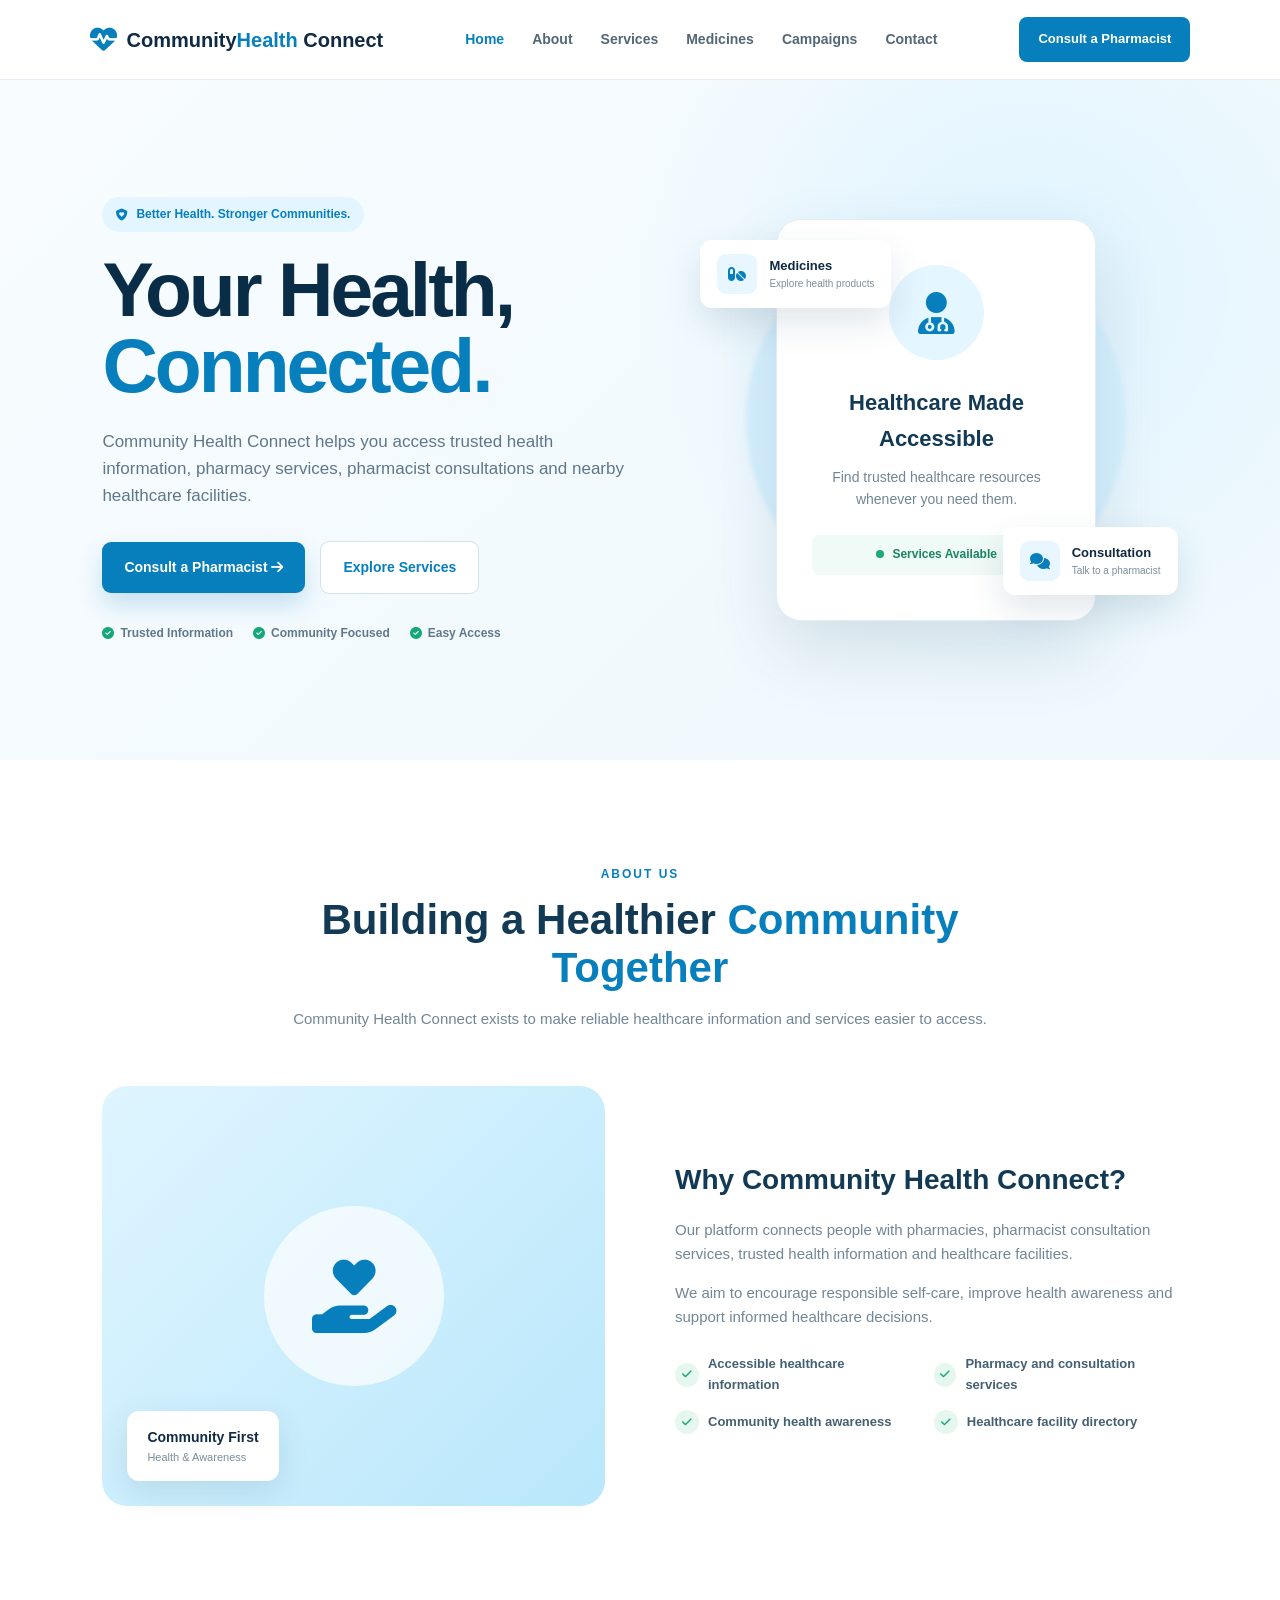
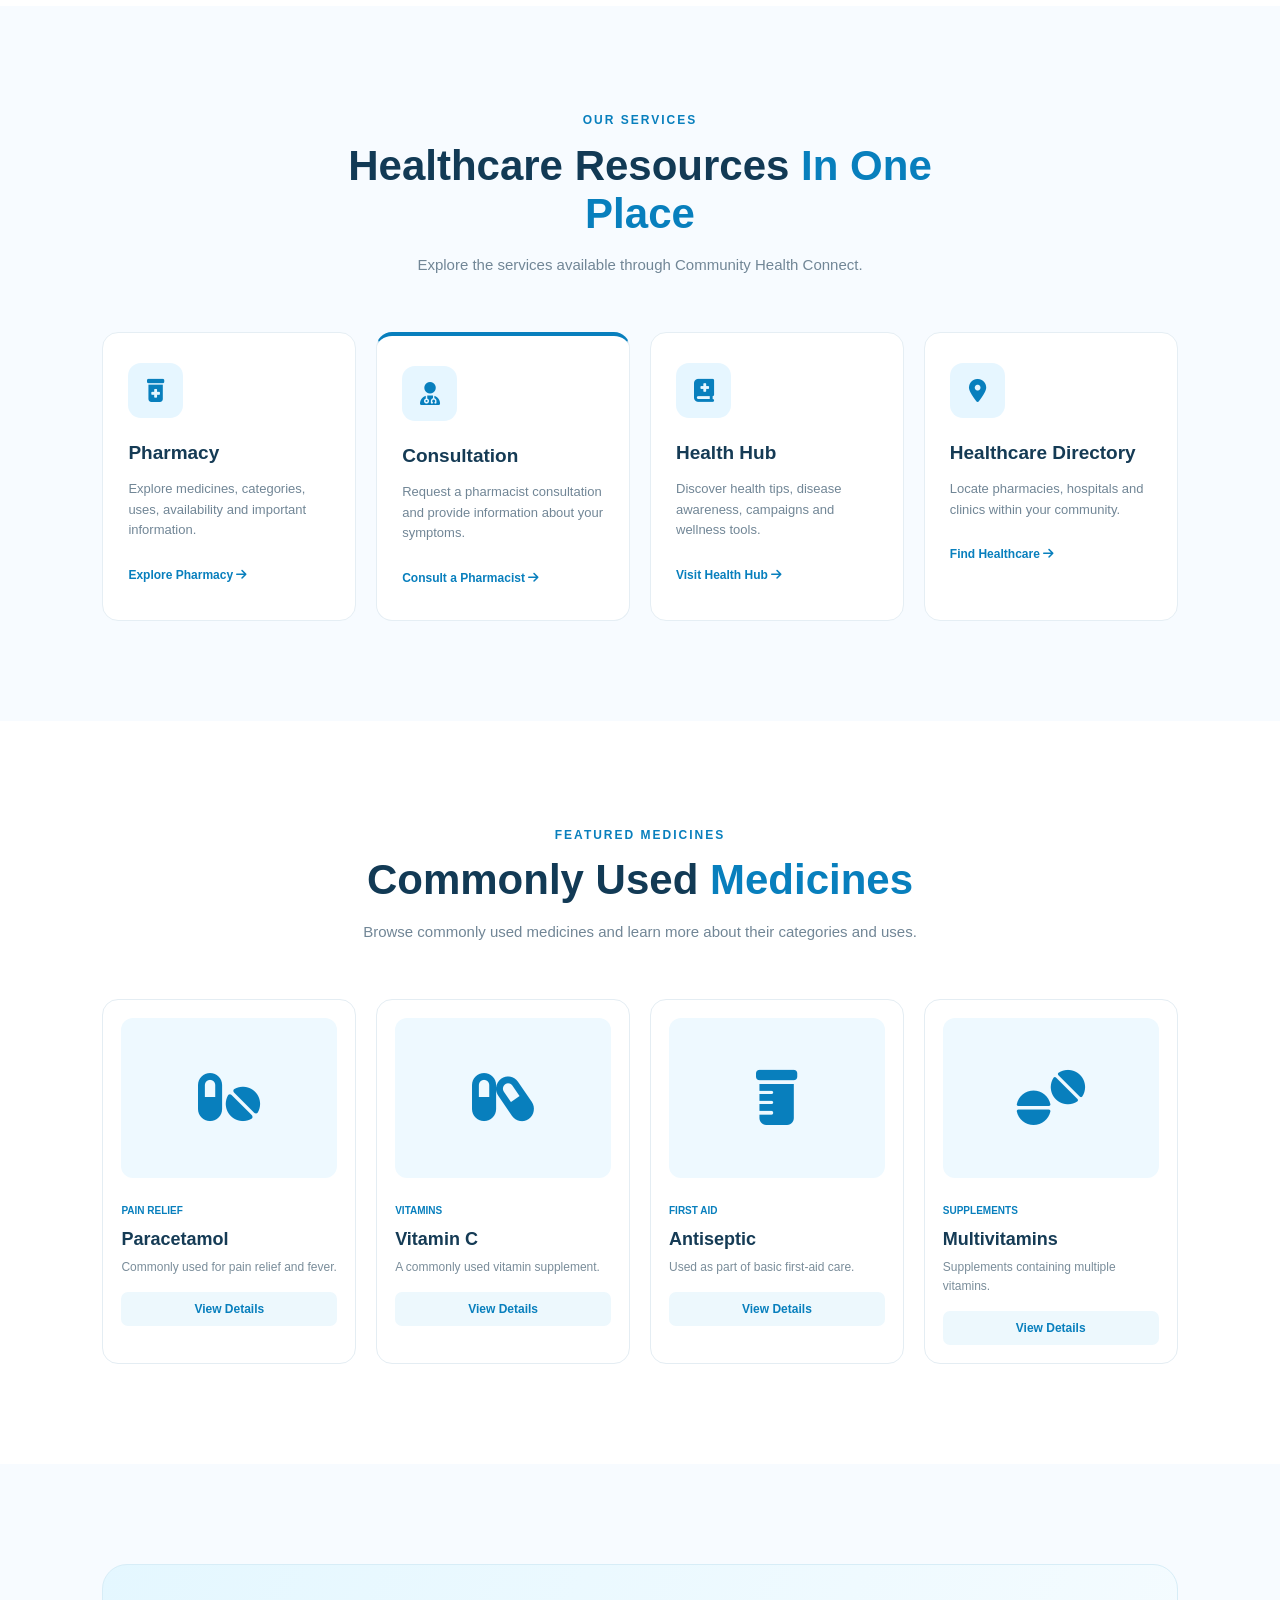
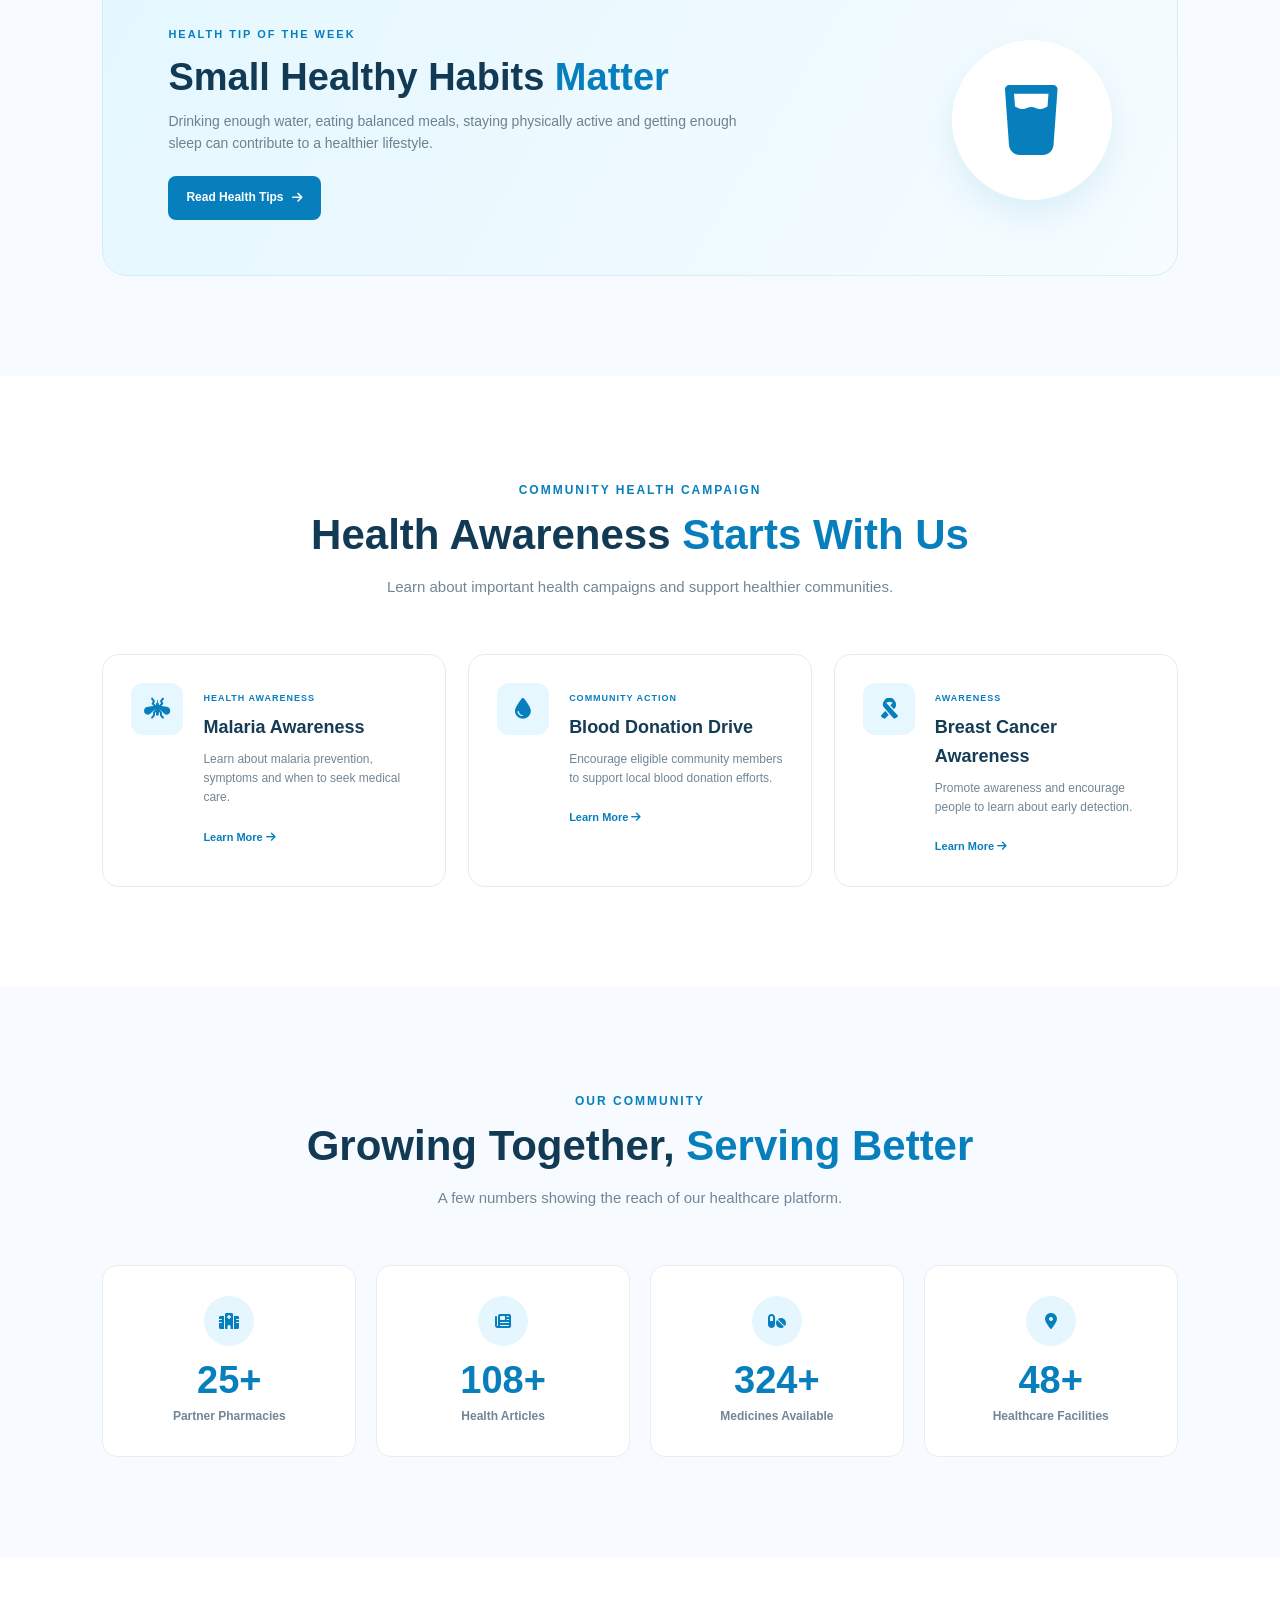
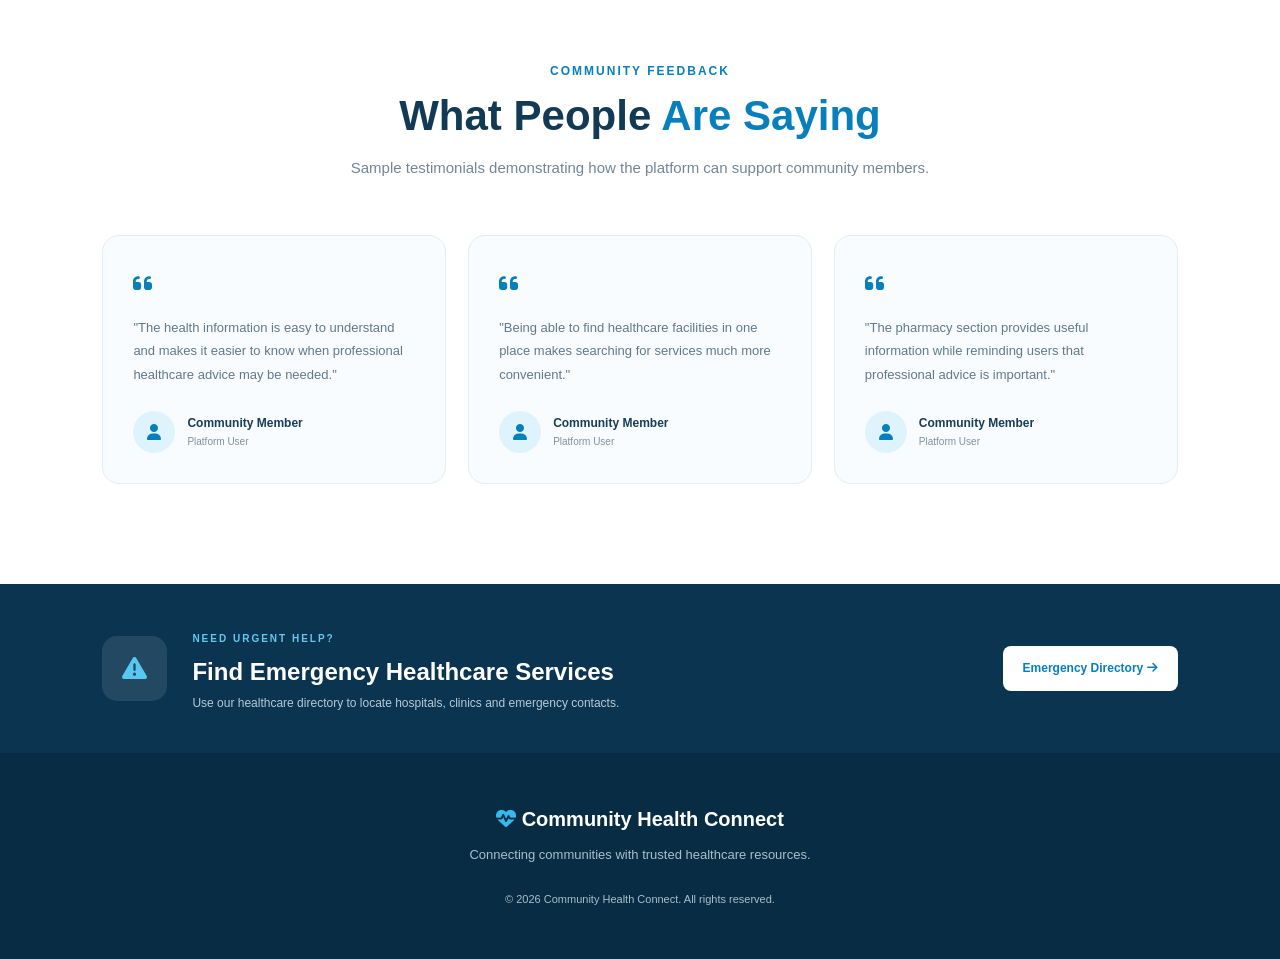
<file: index.html>
<!DOCTYPE html>
<html lang="en">

<head>
    <meta charset="UTF-8">
    <meta name="viewport" content="width=device-width, initial-scale=1.0">

    <title>Community Health Connect</title>

    <link rel="stylesheet" href="style.css">

    <link rel="stylesheet" href="https://cdnjs.cloudflare.com/ajax/libs/font-awesome/6.5.2/css/all.min.css">
</head>

<body>

    <!-- ================= NAVBAR ================= -->

    <header class="navbar">

        <div class="logo">
            <i class="fa-solid fa-heart-pulse"></i>
            <span>Community<span>Health</span> Connect</span>
        </div>

        <nav class="nav-links">
            <a href="index.html" class="active">Home</a>
            <a href="#about">About</a>
            <a href="#services">Services</a>
            <a href="#medicines">Medicines</a>
            <a href="#campaign">Campaigns</a>
            <a href="#contact">Contact</a>
        </nav>

        <a href="pharmacy.html" class="nav-btn">
            Consult a Pharmacist
        </a>

    </header>


    <!-- ================= HERO ================= -->

    <main>

        <section class="hero">

            <div class="hero-content">

                <span class="hero-tag">
                    <i class="fa-solid fa-shield-heart"></i>
                    Better Health. Stronger Communities.
                </span>

                <h1>
                    Your Health,
                    <span>Connected.</span>
                </h1>

                <p>
                    Community Health Connect helps you access trusted
                    health information, pharmacy services, pharmacist
                    consultations and nearby healthcare facilities.
                </p>

                <div class="hero-buttons">

                    <a href="pharmacy.html" class="primary-btn">
                        Consult a Pharmacist
                        <i class="fa-solid fa-arrow-right"></i>
                    </a>

                    <a href="#services" class="secondary-btn">
                        Explore Services
                    </a>

                </div>

                <div class="hero-trust">

                    <div>
                        <i class="fa-solid fa-circle-check"></i>
                        Trusted Information
                    </div>

                    <div>
                        <i class="fa-solid fa-circle-check"></i>
                        Community Focused
                    </div>

                    <div>
                        <i class="fa-solid fa-circle-check"></i>
                        Easy Access
                    </div>

                </div>

            </div>


            <div class="hero-visual">

                <div class="hero-card main-card">

                    <div class="doctor-icon">
                        <i class="fa-solid fa-user-doctor"></i>
                    </div>

                    <h3>Healthcare Made Accessible</h3>

                    <p>
                        Find trusted healthcare resources
                        whenever you need them.
                    </p>

                    <div class="card-status">
                        <span></span>
                        Services Available
                    </div>

                </div>


                <div class="floating-card medicine-card">

                    <i class="fa-solid fa-pills"></i>

                    <div>
                        <strong>Medicines</strong>
                        <small>Explore health products</small>
                    </div>

                </div>


                <div class="floating-card consultation-card">

                    <i class="fa-solid fa-comments"></i>

                    <div>
                        <strong>Consultation</strong>
                        <small>Talk to a pharmacist</small>
                    </div>

                </div>

            </div>

        </section>


        <!-- ================= ABOUT ================= -->

        <section class="about section" id="about">

            <div class="section-heading">

                <span>ABOUT US</span>

                <h2>
                    Building a Healthier
                    <strong>Community Together</strong>
                </h2>

                <p>
                    Community Health Connect exists to make reliable
                    healthcare information and services easier to access.
                </p>

            </div>


            <div class="about-grid">

                <div class="about-image">

                    <div class="about-icon">
                        <i class="fa-solid fa-hand-holding-heart"></i>
                    </div>

                    <div class="about-badge">
                        <strong>Community First</strong>
                        <span>Health & Awareness</span>
                    </div>

                </div>


                <div class="about-content">

                    <h3>Why Community Health Connect?</h3>

                    <p>
                        Our platform connects people with pharmacies,
                        pharmacist consultation services, trusted health
                        information and healthcare facilities.
                    </p>

                    <p>
                        We aim to encourage responsible self-care,
                        improve health awareness and support informed
                        healthcare decisions.
                    </p>

                    <div class="about-points">

                        <div>
                            <i class="fa-solid fa-check"></i>
                            <span>Accessible healthcare information</span>
                        </div>

                        <div>
                            <i class="fa-solid fa-check"></i>
                            <span>Pharmacy and consultation services</span>
                        </div>

                        <div>
                            <i class="fa-solid fa-check"></i>
                            <span>Community health awareness</span>
                        </div>

                        <div>
                            <i class="fa-solid fa-check"></i>
                            <span>Healthcare facility directory</span>
                        </div>

                    </div>

                </div>

            </div>

        </section>


        <!-- ================= SERVICES ================= -->

        <section class="services section" id="services">

            <div class="section-heading">

                <span>OUR SERVICES</span>

                <h2>
                    Healthcare Resources
                    <strong>In One Place</strong>
                </h2>

                <p>
                    Explore the services available through Community
                    Health Connect.
                </p>

            </div>


            <div class="service-grid">

                <article class="service-card">

                    <div class="service-icon">
                        <i class="fa-solid fa-prescription-bottle-medical"></i>
                    </div>

                    <h3>Pharmacy</h3>

                    <p>
                        Explore medicines, categories, uses,
                        availability and important information.
                    </p>

                    <a href="pharmacy.html">
                        Explore Pharmacy
                        <i class="fa-solid fa-arrow-right"></i>
                    </a>

                </article>


                <article class="service-card featured">

                    <div class="service-icon">
                        <i class="fa-solid fa-user-doctor"></i>
                    </div>

                    <h3>Consultation</h3>

                    <p>
                        Request a pharmacist consultation and
                        provide information about your symptoms.
                    </p>

                    <a href="pharmacy.html#consultation">
                        Consult a Pharmacist
                        <i class="fa-solid fa-arrow-right"></i>
                    </a>

                </article>


                <article class="service-card">

                    <div class="service-icon">
                        <i class="fa-solid fa-book-medical"></i>
                    </div>

                    <h3>Health Hub</h3>

                    <p>
                        Discover health tips, disease awareness,
                        campaigns and wellness tools.
                    </p>

                    <a href="health-hub.html">
                        Visit Health Hub
                        <i class="fa-solid fa-arrow-right"></i>
                    </a>

                </article>


                <article class="service-card">

                    <div class="service-icon">
                        <i class="fa-solid fa-location-dot"></i>
                    </div>

                    <h3>Healthcare Directory</h3>

                    <p>
                        Locate pharmacies, hospitals and clinics
                        within your community.
                    </p>

                    <a href="healthcare-directory.html">
                        Find Healthcare
                        <i class="fa-solid fa-arrow-right"></i>
                    </a>

                </article>

            </div>

        </section>


        <!-- ================= FEATURED MEDICINES ================= -->

        <section class="medicines section" id="medicines">

            <div class="section-heading">

                <span>FEATURED MEDICINES</span>

                <h2>
                    Commonly Used
                    <strong>Medicines</strong>
                </h2>

                <p>
                    Browse commonly used medicines and learn more
                    about their categories and uses.
                </p>

            </div>


            <div class="medicine-grid">

                <article class="medicine-item">

                    <div class="medicine-image">
                        <i class="fa-solid fa-pills"></i>
                    </div>

                    <div class="medicine-info">
                        <span>Pain Relief</span>
                        <h3>Paracetamol</h3>
                        <p>
                            Commonly used for pain relief and fever.
                        </p>
                    </div>

                    <button>
                        View Details
                    </button>

                </article>


                <article class="medicine-item">

                    <div class="medicine-image">
                        <i class="fa-solid fa-capsules"></i>
                    </div>

                    <div class="medicine-info">
                        <span>Vitamins</span>
                        <h3>Vitamin C</h3>
                        <p>
                            A commonly used vitamin supplement.
                        </p>
                    </div>

                    <button>
                        View Details
                    </button>

                </article>


                <article class="medicine-item">

                    <div class="medicine-image">
                        <i class="fa-solid fa-prescription-bottle"></i>
                    </div>

                    <div class="medicine-info">
                        <span>First Aid</span>
                        <h3>Antiseptic</h3>
                        <p>
                            Used as part of basic first-aid care.
                        </p>
                    </div>

                    <button>
                        View Details
                    </button>

                </article>


                <article class="medicine-item">

                    <div class="medicine-image">
                        <i class="fa-solid fa-tablets"></i>
                    </div>

                    <div class="medicine-info">
                        <span>Supplements</span>
                        <h3>Multivitamins</h3>
                        <p>
                            Supplements containing multiple vitamins.
                        </p>
                    </div>

                    <button>
                        View Details
                    </button>

                </article>

            </div>

        </section>


        <!-- More sections will be added in Part 2 -->

    </main>
        <!-- ================= HEALTH TIP ================= -->

        <section class="health-tip section">

            <div class="health-tip-container">

                <div class="health-tip-content">

                    <span class="section-label">
                        HEALTH TIP OF THE WEEK
                    </span>

                    <h2>
                        Small Healthy Habits
                        <strong>Matter</strong>
                    </h2>

                    <p>
                        Drinking enough water, eating balanced meals,
                        staying physically active and getting enough
                        sleep can contribute to a healthier lifestyle.
                    </p>

                    <a href="#" class="tip-btn">
                        Read Health Tips
                        <i class="fa-solid fa-arrow-right"></i>
                    </a>

                </div>

                <div class="health-tip-icon">
                    <i class="fa-solid fa-glass-water"></i>
                </div>

            </div>

        </section>


        <!-- ================= COMMUNITY CAMPAIGN ================= -->

        <section class="campaign section" id="campaign">

            <div class="section-heading">

                <span>COMMUNITY HEALTH CAMPAIGN</span>

                <h2>
                    Health Awareness
                    <strong>Starts With Us</strong>
                </h2>

                <p>
                    Learn about important health campaigns and
                    support healthier communities.
                </p>

            </div>


            <div class="campaign-grid">

                <article class="campaign-card">

                    <div class="campaign-icon">
                        <i class="fa-solid fa-mosquito"></i>
                    </div>

                    <div>
                        <span>HEALTH AWARENESS</span>

                        <h3>Malaria Awareness</h3>

                        <p>
                            Learn about malaria prevention,
                            symptoms and when to seek medical care.
                        </p>

                        <a href="#">
                            Learn More
                            <i class="fa-solid fa-arrow-right"></i>
                        </a>
                    </div>

                </article>


                <article class="campaign-card">

                    <div class="campaign-icon">
                        <i class="fa-solid fa-droplet"></i>
                    </div>

                    <div>
                        <span>COMMUNITY ACTION</span>

                        <h3>Blood Donation Drive</h3>

                        <p>
                            Encourage eligible community members
                            to support local blood donation efforts.
                        </p>

                        <a href="#">
                            Learn More
                            <i class="fa-solid fa-arrow-right"></i>
                        </a>
                    </div>

                </article>


                <article class="campaign-card">

                    <div class="campaign-icon">
                        <i class="fa-solid fa-ribbon"></i>
                    </div>

                    <div>
                        <span>AWARENESS</span>

                        <h3>Breast Cancer Awareness</h3>

                        <p>
                            Promote awareness and encourage people
                            to learn about early detection.
                        </p>

                        <a href="#">
                            Learn More
                            <i class="fa-solid fa-arrow-right"></i>
                        </a>
                    </div>

                </article>

            </div>

        </section>


        <!-- ================= COMMUNITY STATISTICS ================= -->

        <section class="statistics section">

            <div class="section-heading">

                <span>OUR COMMUNITY</span>

                <h2>
                    Growing Together,
                    <strong>Serving Better</strong>
                </h2>

                <p>
                    A few numbers showing the reach of our
                    healthcare platform.
                </p>

            </div>


            <div class="stats-grid">

                <div class="stat-card">

                    <div class="stat-icon">
                        <i class="fa-solid fa-hospital"></i>
                    </div>

                    <h3 class="counter" data-target="25">0</h3>

                    <p>Partner Pharmacies</p>

                </div>


                <div class="stat-card">

                    <div class="stat-icon">
                        <i class="fa-solid fa-newspaper"></i>
                    </div>

                    <h3 class="counter" data-target="120">0</h3>

                    <p>Health Articles</p>

                </div>


                <div class="stat-card">

                    <div class="stat-icon">
                        <i class="fa-solid fa-pills"></i>
                    </div>

                    <h3 class="counter" data-target="350">0</h3>

                    <p>Medicines Available</p>

                </div>


                <div class="stat-card">

                    <div class="stat-icon">
                        <i class="fa-solid fa-location-dot"></i>
                    </div>

                    <h3 class="counter" data-target="48">0</h3>

                    <p>Healthcare Facilities</p>

                </div>

            </div>

        </section>


        <!-- ================= TESTIMONIALS ================= -->

        <section class="testimonials section">

            <div class="section-heading">

                <span>COMMUNITY FEEDBACK</span>

                <h2>
                    What People
                    <strong>Are Saying</strong>
                </h2>

                <p>
                    Sample testimonials demonstrating how the
                    platform can support community members.
                </p>

            </div>


            <div class="testimonial-grid">

                <article class="testimonial-card">

                    <div class="quote-icon">
                        <i class="fa-solid fa-quote-left"></i>
                    </div>

                    <p>
                        "The health information is easy to understand
                        and makes it easier to know when professional
                        healthcare advice may be needed."
                    </p>

                    <div class="person">

                        <div class="person-avatar">
                            <i class="fa-solid fa-user"></i>
                        </div>

                        <div>
                            <strong>Community Member</strong>
                            <span>Platform User</span>
                        </div>

                    </div>

                </article>


                <article class="testimonial-card">

                    <div class="quote-icon">
                        <i class="fa-solid fa-quote-left"></i>
                    </div>

                    <p>
                        "Being able to find healthcare facilities in
                        one place makes searching for services much
                        more convenient."
                    </p>

                    <div class="person">

                        <div class="person-avatar">
                            <i class="fa-solid fa-user"></i>
                        </div>

                        <div>
                            <strong>Community Member</strong>
                            <span>Platform User</span>
                        </div>

                    </div>

                </article>


                <article class="testimonial-card">

                    <div class="quote-icon">
                        <i class="fa-solid fa-quote-left"></i>
                    </div>

                    <p>
                        "The pharmacy section provides useful
                        information while reminding users that
                        professional advice is important."
                    </p>

                    <div class="person">

                        <div class="person-avatar">
                            <i class="fa-solid fa-user"></i>
                        </div>

                        <div>
                            <strong>Community Member</strong>
                            <span>Platform User</span>
                        </div>

                    </div>

                </article>

            </div>

        </section>


        <!-- ================= EMERGENCY BANNER ================= -->

        <section class="emergency">

            <div class="emergency-icon">
                <i class="fa-solid fa-triangle-exclamation"></i>
            </div>

            <div class="emergency-text">

                <span>NEED URGENT HELP?</span>

                <h2>
                    Find Emergency Healthcare Services
                </h2>

                <p>
                    Use our healthcare directory to locate
                    hospitals, clinics and emergency contacts.
                </p>

            </div>

            <a href="#" class="emergency-btn">
                Emergency Directory
                <i class="fa-solid fa-arrow-right"></i>
            </a>

        </section>

    <!-- ================= FOOTER ================= -->

    <footer id="contact">

        <div class="footer-logo">
            <i class="fa-solid fa-heart-pulse"></i>
            Community Health Connect
        </div>

        <p>
            Connecting communities with trusted healthcare resources.
        </p>

        <p class="copyright">
            © 2026 Community Health Connect. All rights reserved.
        </p>

    </footer>


    <script src="script.js"></script>

</body>

</html>
</file>
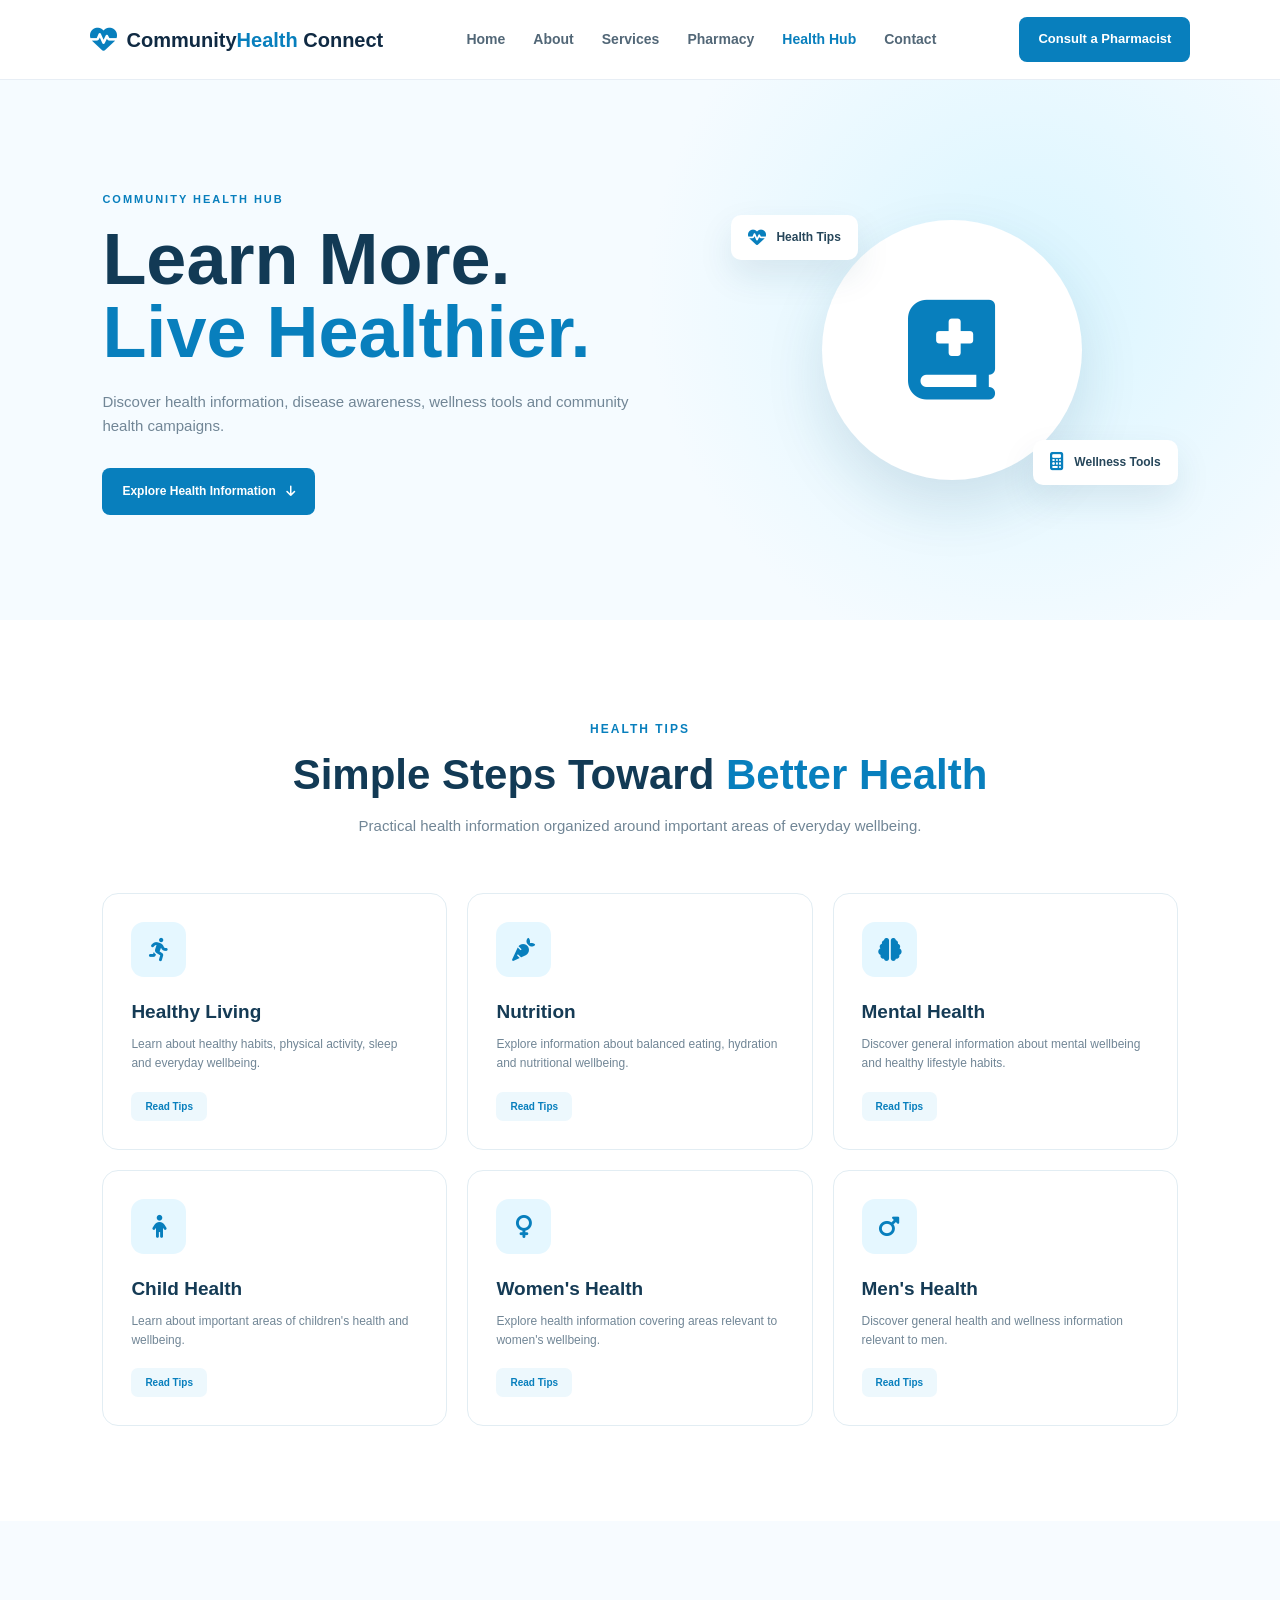
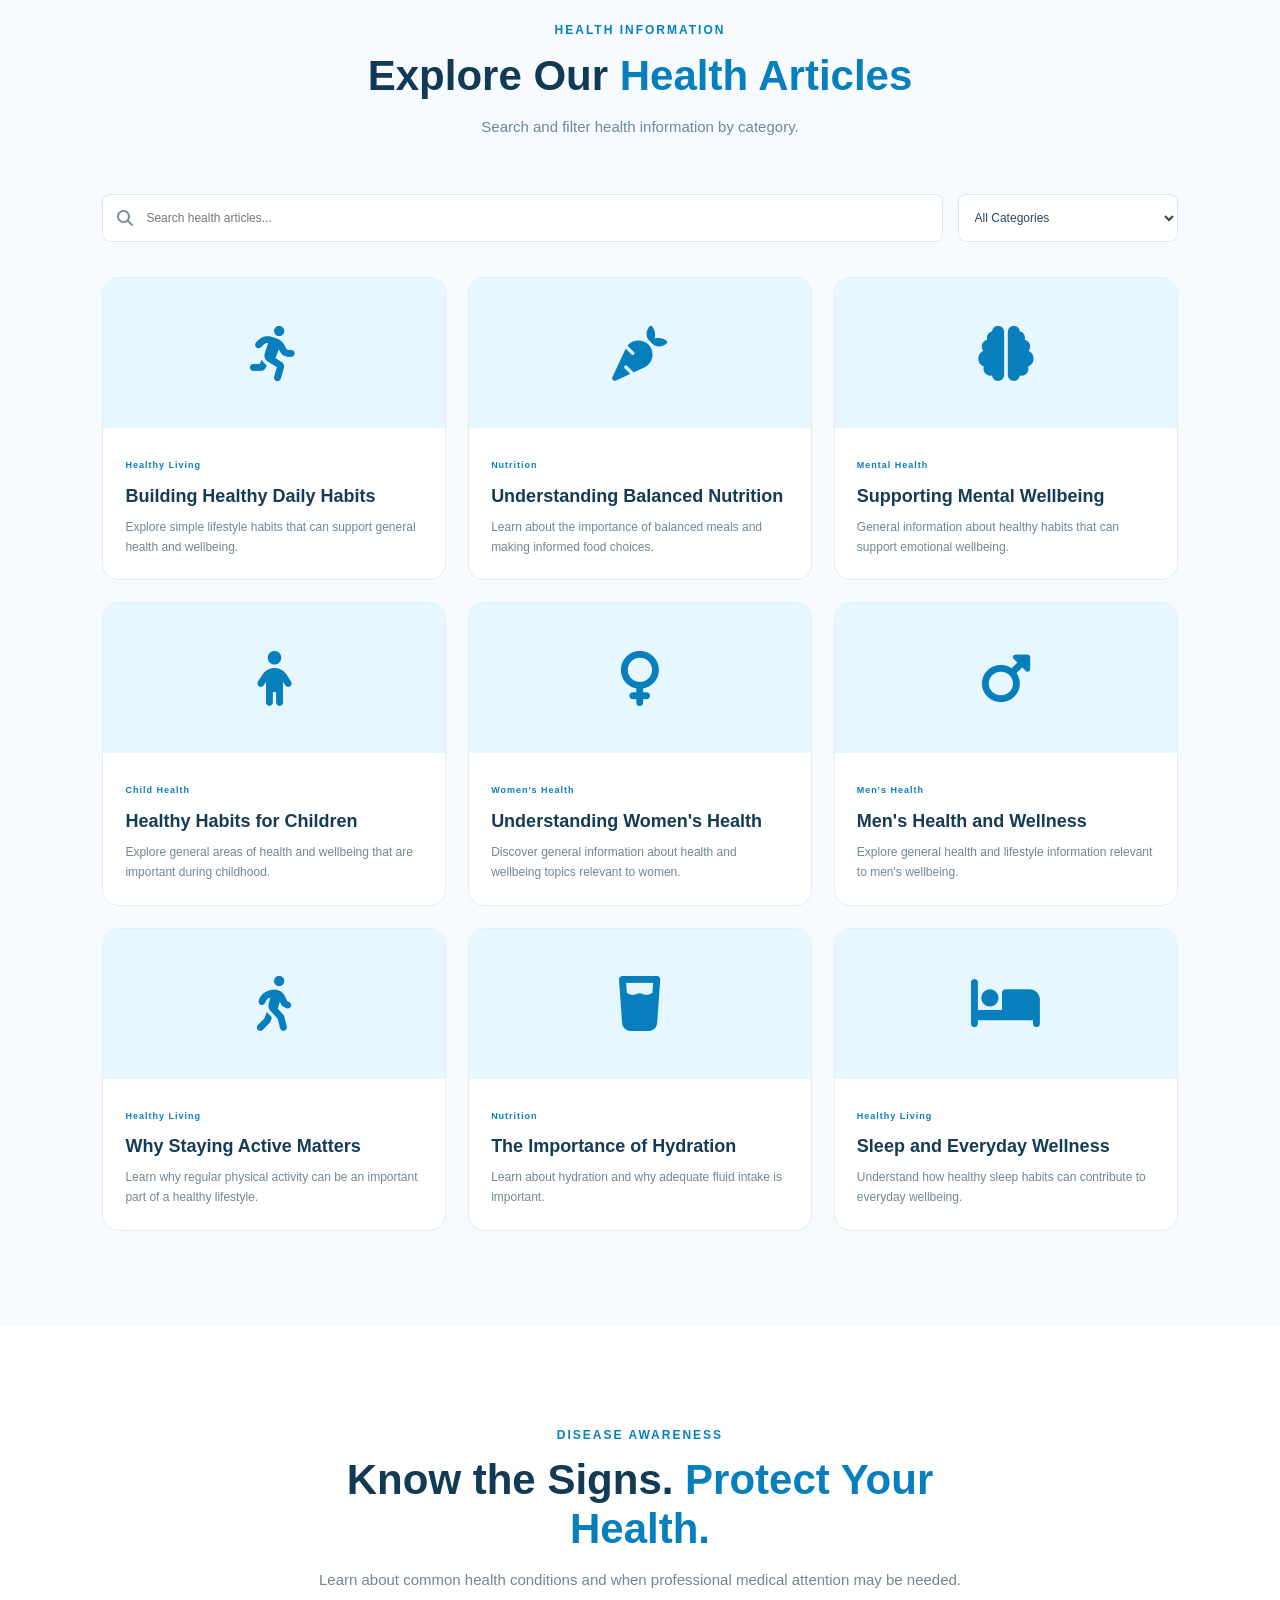
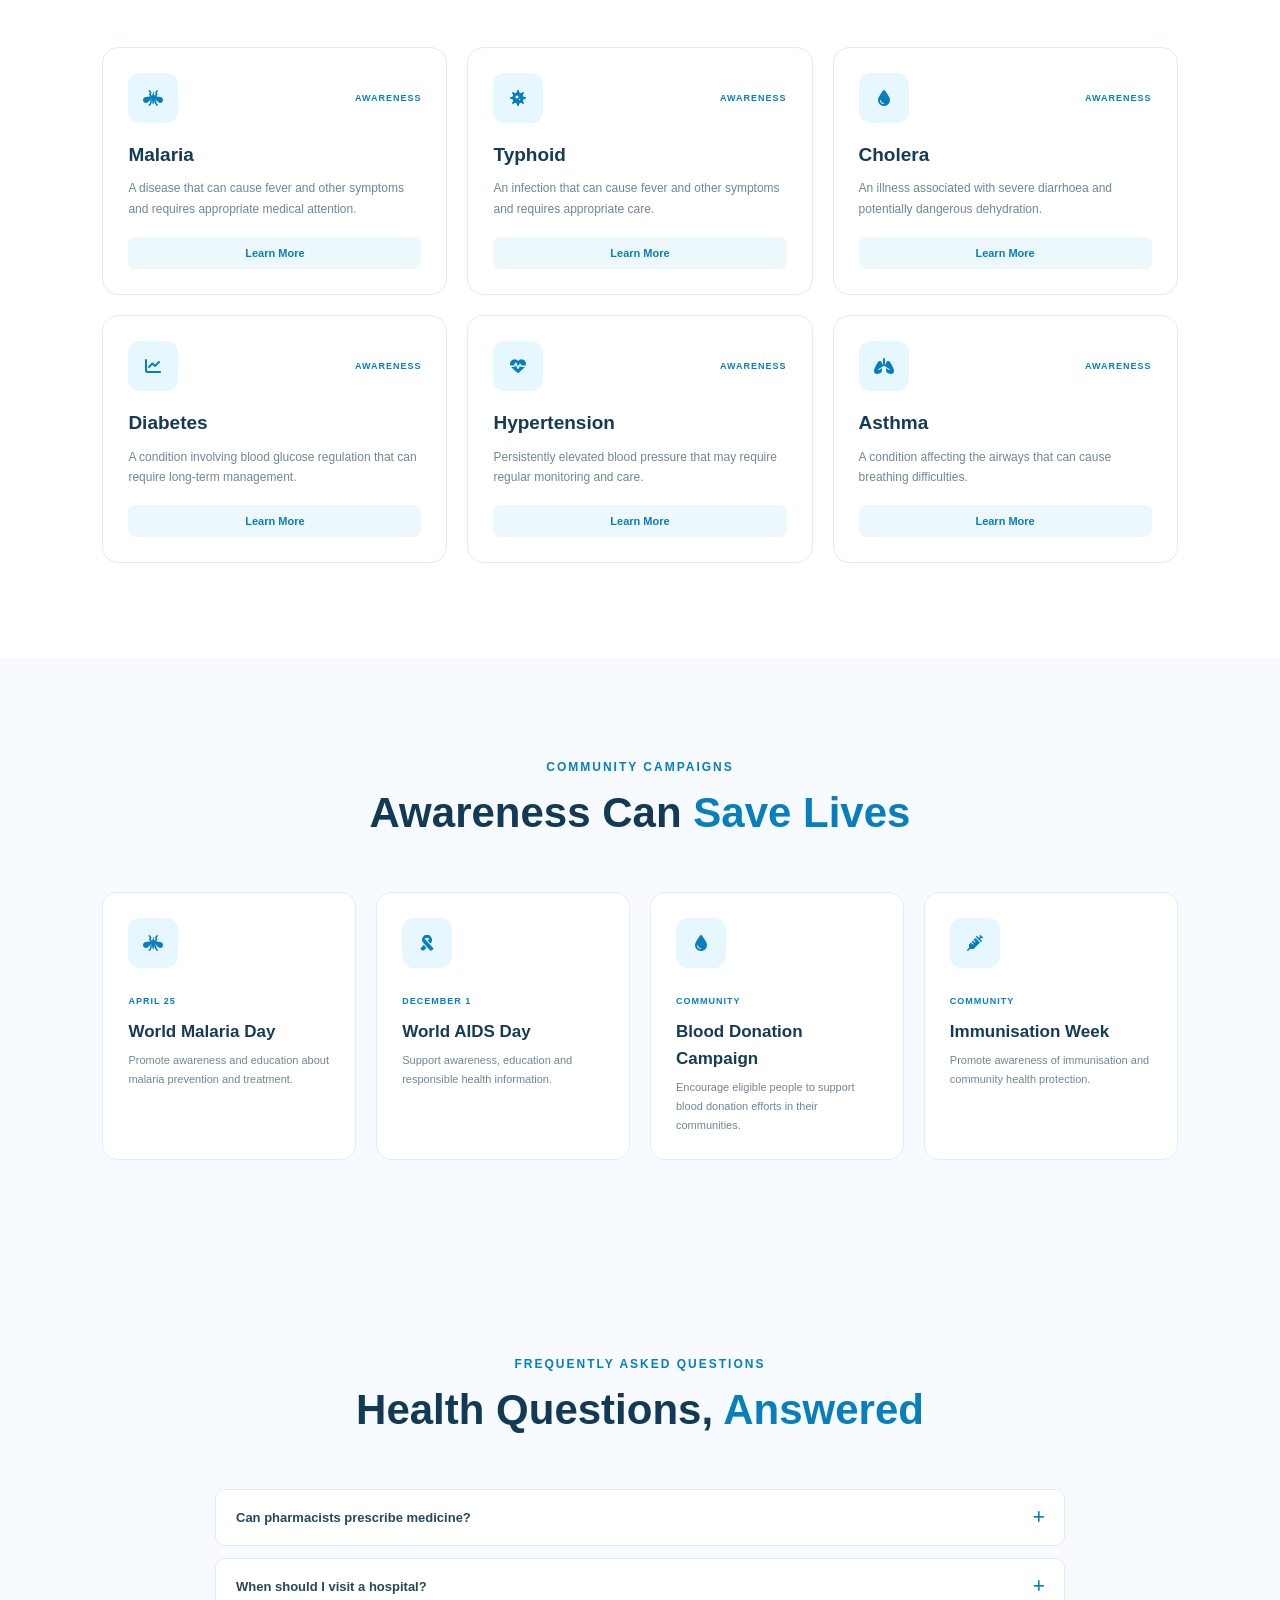
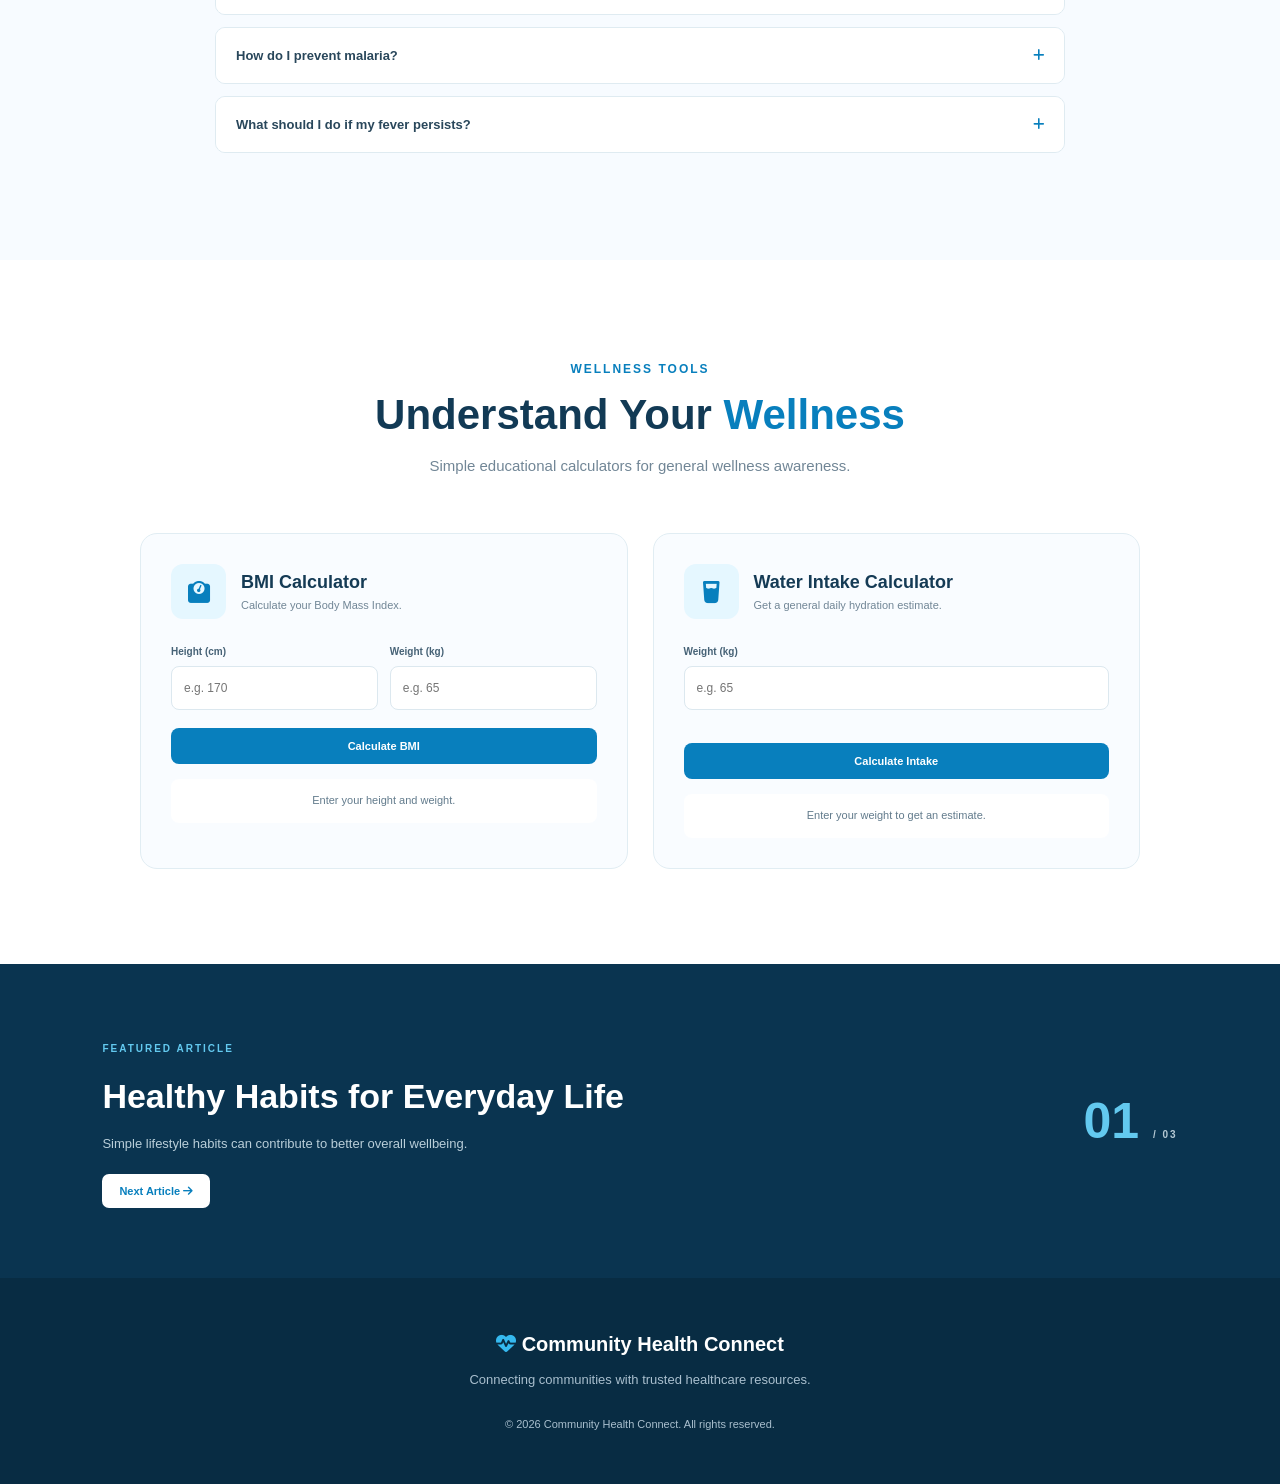
<file: health-hub.html>
<!DOCTYPE html>
<html lang="en">

<head>

    <meta charset="UTF-8">
    <meta name="viewport" content="width=device-width, initial-scale=1.0">

    <title>Health Hub | Community Health Connect</title>

    <link rel="stylesheet" href="style.css">
    <link rel="stylesheet" href="health-hub.css">

    <link
        rel="stylesheet"
        href="https://cdnjs.cloudflare.com/ajax/libs/font-awesome/6.5.2/css/all.min.css"
    >

</head>

<body>


<!-- ================= NAVBAR ================= -->

<header class="navbar">

    <div class="logo">

        <i class="fa-solid fa-heart-pulse"></i>

        <span>
            Community<span>Health</span> Connect
        </span>

    </div>


    <nav class="nav-links">

        <a href="index.html">
            Home
        </a>

        <a href="index.html#about">
            About
        </a>

        <a href="index.html#services">
            Services
        </a>

        <a href="pharmacy.html">
            Pharmacy
        </a>

        <a href="health-hub.html" class="active">
            Health Hub
        </a>

        <a href="index.html#contact">
            Contact
        </a>

    </nav>


    <a
        href="pharmacy.html#consultation"
        class="nav-btn"
    >
        Consult a Pharmacist
    </a>

</header>



<!-- ================= PAGE HERO ================= -->

<section class="hub-hero">

    <div class="hub-hero-content">

        <span>
            COMMUNITY HEALTH HUB
        </span>

        <h1>
            Learn More.
            <strong>Live Healthier.</strong>
        </h1>

        <p>
            Discover health information, disease awareness,
            wellness tools and community health campaigns.
        </p>

        <a href="#articles" class="hub-hero-btn">
            Explore Health Information
            <i class="fa-solid fa-arrow-down"></i>
        </a>

    </div>


    <div class="hub-hero-visual">

        <div class="hub-circle">

            <i class="fa-solid fa-book-medical"></i>

        </div>


        <div class="hub-floating-card card-one">

            <i class="fa-solid fa-heart-pulse"></i>

            <span>
                Health Tips
            </span>

        </div>


        <div class="hub-floating-card card-two">

            <i class="fa-solid fa-calculator"></i>

            <span>
                Wellness Tools
            </span>

        </div>

    </div>

</section>



<!-- ================= HEALTH TIPS ================= -->

<section class="hub-section tips-section">

    <div class="section-heading">

        <span>
            HEALTH TIPS
        </span>

        <h2>
            Simple Steps Toward
            <strong>Better Health</strong>
        </h2>

        <p>
            Practical health information organized around
            important areas of everyday wellbeing.
        </p>

    </div>


    <div class="health-category-grid">


        <article class="health-category-card">

            <div class="category-icon">
                <i class="fa-solid fa-person-running"></i>
            </div>

            <h3>
                Healthy Living
            </h3>

            <p>
                Learn about healthy habits, physical activity,
                sleep and everyday wellbeing.
            </p>

            <button class="category-btn">
                Read Tips
            </button>

        </article>


        <article class="health-category-card">

            <div class="category-icon">
                <i class="fa-solid fa-carrot"></i>
            </div>

            <h3>
                Nutrition
            </h3>

            <p>
                Explore information about balanced eating,
                hydration and nutritional wellbeing.
            </p>

            <button class="category-btn">
                Read Tips
            </button>

        </article>


        <article class="health-category-card">

            <div class="category-icon">
                <i class="fa-solid fa-brain"></i>
            </div>

            <h3>
                Mental Health
            </h3>

            <p>
                Discover general information about mental
                wellbeing and healthy lifestyle habits.
            </p>

            <button class="category-btn">
                Read Tips
            </button>

        </article>


        <article class="health-category-card">

            <div class="category-icon">
                <i class="fa-solid fa-child"></i>
            </div>

            <h3>
                Child Health
            </h3>

            <p>
                Learn about important areas of children's
                health and wellbeing.
            </p>

            <button class="category-btn">
                Read Tips
            </button>

        </article>


        <article class="health-category-card">

            <div class="category-icon">
                <i class="fa-solid fa-venus"></i>
            </div>

            <h3>
                Women's Health
            </h3>

            <p>
                Explore health information covering areas
                relevant to women's wellbeing.
            </p>

            <button class="category-btn">
                Read Tips
            </button>

        </article>


        <article class="health-category-card">

            <div class="category-icon">
                <i class="fa-solid fa-mars"></i>
            </div>

            <h3>
                Men's Health
            </h3>

            <p>
                Discover general health and wellness information
                relevant to men.
            </p>

            <button class="category-btn">
                Read Tips
            </button>

        </article>

    </div>

</section>



<!-- ================= ARTICLES ================= -->

<section
    class="hub-section articles-section"
    id="articles"
>

    <div class="section-heading">

        <span>
            HEALTH INFORMATION
        </span>

        <h2>
            Explore Our
            <strong>Health Articles</strong>
        </h2>

        <p>
            Search and filter health information by category.
        </p>

    </div>


    <div class="article-controls">

        <div class="article-search">

            <i class="fa-solid fa-magnifying-glass"></i>

            <input
                type="text"
                id="articleSearch"
                placeholder="Search health articles..."
            >

        </div>


        <select id="articleCategory">

            <option value="all">
                All Categories
            </option>

            <option value="Healthy Living">
                Healthy Living
            </option>

            <option value="Nutrition">
                Nutrition
            </option>

            <option value="Mental Health">
                Mental Health
            </option>

            <option value="Child Health">
                Child Health
            </option>

            <option value="Women's Health">
                Women's Health
            </option>

            <option value="Men's Health">
                Men's Health
            </option>

        </select>

    </div>


    <div
        class="article-grid"
        id="articleGrid"
    ></div>


    <div
        class="article-no-results"
        id="articleNoResults"
    >

        <i class="fa-solid fa-book-open"></i>

        <h3>
            No articles found
        </h3>

        <p>
            Try another search term or category.
        </p>

    </div>

</section>



<!-- ================= DISEASE AWARENESS ================= -->

<section class="hub-section disease-section">

    <div class="section-heading">

        <span>
            DISEASE AWARENESS
        </span>

        <h2>
            Know the Signs.
            <strong>Protect Your Health.</strong>
        </h2>

        <p>
            Learn about common health conditions and when
            professional medical attention may be needed.
        </p>

    </div>


    <div class="disease-grid">


        <article class="disease-card">

            <div class="disease-top">

                <div class="disease-icon">
                    <i class="fa-solid fa-mosquito"></i>
                </div>

                <span>
                    AWARENESS
                </span>

            </div>

            <h3>
                Malaria
            </h3>

            <p>
                A disease that can cause fever and other
                symptoms and requires appropriate medical attention.
            </p>

            <button
                onclick="showDisease('Malaria')"
            >
                Learn More
            </button>

        </article>


        <article class="disease-card">

            <div class="disease-top">

                <div class="disease-icon">
                    <i class="fa-solid fa-virus"></i>
                </div>

                <span>
                    AWARENESS
                </span>

            </div>

            <h3>
                Typhoid
            </h3>

            <p>
                An infection that can cause fever and other
                symptoms and requires appropriate care.
            </p>

            <button
                onclick="showDisease('Typhoid')"
            >
                Learn More
            </button>

        </article>


        <article class="disease-card">

            <div class="disease-top">

                <div class="disease-icon">
                    <i class="fa-solid fa-droplet"></i>
                </div>

                <span>
                    AWARENESS
                </span>

            </div>

            <h3>
                Cholera
            </h3>

            <p>
                An illness associated with severe diarrhoea
                and potentially dangerous dehydration.
            </p>

            <button
                onclick="showDisease('Cholera')"
            >
                Learn More
            </button>

        </article>


        <article class="disease-card">

            <div class="disease-top">

                <div class="disease-icon">
                    <i class="fa-solid fa-chart-line"></i>
                </div>

                <span>
                    AWARENESS
                </span>

            </div>

            <h3>
                Diabetes
            </h3>

            <p>
                A condition involving blood glucose regulation
                that can require long-term management.
            </p>

            <button
                onclick="showDisease('Diabetes')"
            >
                Learn More
            </button>

        </article>


        <article class="disease-card">

            <div class="disease-top">

                <div class="disease-icon">
                    <i class="fa-solid fa-heart-pulse"></i>
                </div>

                <span>
                    AWARENESS
                </span>

            </div>

            <h3>
                Hypertension
            </h3>

            <p>
                Persistently elevated blood pressure that
                may require regular monitoring and care.
            </p>

            <button
                onclick="showDisease('Hypertension')"
            >
                Learn More
            </button>

        </article>


        <article class="disease-card">

            <div class="disease-top">

                <div class="disease-icon">
                    <i class="fa-solid fa-lungs"></i>
                </div>

                <span>
                    AWARENESS
                </span>

            </div>

            <h3>
                Asthma
            </h3>

            <p>
                A condition affecting the airways that can
                cause breathing difficulties.
            </p>

            <button
                onclick="showDisease('Asthma')"
            >
                Learn More
            </button>

        </article>

    </div>

</section>



<!-- ================= DISEASE MODAL ================= -->

<div
    class="disease-modal"
    id="diseaseModal"
>

    <div class="disease-modal-box">

        <button
            class="disease-close"
            onclick="closeDisease()"
        >
            <i class="fa-solid fa-xmark"></i>
        </button>

        <span id="diseaseModalLabel">
            DISEASE AWARENESS
        </span>

        <h2 id="diseaseModalTitle">
            Condition
        </h2>

        <div class="disease-info-grid">

            <div>
                <h3>
                    Overview
                </h3>

                <p id="diseaseOverview"></p>
            </div>

            <div>
                <h3>
                    Symptoms
                </h3>

                <p id="diseaseSymptoms"></p>
            </div>

            <div>
                <h3>
                    Prevention
                </h3>

                <p id="diseasePrevention"></p>
            </div>

            <div>
                <h3>
                    When to Seek Medical Attention
                </h3>

                <p id="diseaseMedical"></p>
            </div>

        </div>

    </div>

</div>



<!-- ================= CAMPAIGNS ================= -->

<section class="hub-section campaign-section">

    <div class="section-heading">

        <span>
            COMMUNITY CAMPAIGNS
        </span>

        <h2>
            Awareness Can
            <strong>Save Lives</strong>
        </h2>

    </div>


    <div class="hub-campaign-grid">


        <article class="hub-campaign-card">

            <div>
                <i class="fa-solid fa-mosquito"></i>
            </div>

            <span>
                APRIL 25
            </span>

            <h3>
                World Malaria Day
            </h3>

            <p>
                Promote awareness and education about malaria
                prevention and treatment.
            </p>

        </article>


        <article class="hub-campaign-card">

            <div>
                <i class="fa-solid fa-ribbon"></i>
            </div>

            <span>
                DECEMBER 1
            </span>

            <h3>
                World AIDS Day
            </h3>

            <p>
                Support awareness, education and responsible
                health information.
            </p>

        </article>


        <article class="hub-campaign-card">

            <div>
                <i class="fa-solid fa-droplet"></i>
            </div>

            <span>
                COMMUNITY
            </span>

            <h3>
                Blood Donation Campaign
            </h3>

            <p>
                Encourage eligible people to support blood
                donation efforts in their communities.
            </p>

        </article>


        <article class="hub-campaign-card">

            <div>
                <i class="fa-solid fa-syringe"></i>
            </div>

            <span>
                COMMUNITY
            </span>

            <h3>
                Immunisation Week
            </h3>

            <p>
                Promote awareness of immunisation and
                community health protection.
            </p>

        </article>

    </div>

</section>



<!-- ================= FAQ ================= -->

<section class="hub-section faq-section">

    <div class="section-heading">

        <span>
            FREQUENTLY ASKED QUESTIONS
        </span>

        <h2>
            Health Questions,
            <strong>Answered</strong>
        </h2>

    </div>


    <div class="faq-container">


        <div class="faq-item">

            <button class="faq-question">

                <span>
                    Can pharmacists prescribe medicine?
                </span>

                <i class="fa-solid fa-plus"></i>

            </button>

            <div class="faq-answer">

                <p>
                    The role and prescribing authority of pharmacists
                    can depend on local laws, professional scope and
                    the specific situation. Consult an appropriately
                    qualified healthcare professional for guidance.
                </p>

            </div>

        </div>


        <div class="faq-item">

            <button class="faq-question">

                <span>
                    When should I visit a hospital?
                </span>

                <i class="fa-solid fa-plus"></i>

            </button>

            <div class="faq-answer">

                <p>
                    Seek professional medical attention when symptoms
                    are severe, persistent, worsening or when you are
                    concerned about your health. Emergencies require
                    immediate medical assistance.
                </p>

            </div>

        </div>


        <div class="faq-item">

            <button class="faq-question">

                <span>
                    How do I prevent malaria?
                </span>

                <i class="fa-solid fa-plus"></i>

            </button>

            <div class="faq-answer">

                <p>
                    Malaria prevention can include reducing mosquito
                    exposure and following appropriate local prevention
                    guidance. Seek professional advice when needed.
                </p>

            </div>

        </div>


        <div class="faq-item">

            <button class="faq-question">

                <span>
                    What should I do if my fever persists?
                </span>

                <i class="fa-solid fa-plus"></i>

            </button>

            <div class="faq-answer">

                <p>
                    Persistent fever should be assessed by an
                    appropriate healthcare professional, especially
                    when accompanied by severe or worsening symptoms.
                </p>

            </div>

        </div>

    </div>

</section>



<!-- ================= WELLNESS TOOLS ================= -->

<section class="hub-section wellness-section">

    <div class="section-heading">

        <span>
            WELLNESS TOOLS
        </span>

        <h2>
            Understand Your
            <strong>Wellness</strong>
        </h2>

        <p>
            Simple educational calculators for general
            wellness awareness.
        </p>

    </div>


    <div class="tools-grid">


        <!-- BMI -->

        <div class="wellness-tool">

            <div class="tool-heading">

                <div class="tool-icon">
                    <i class="fa-solid fa-weight-scale"></i>
                </div>

                <div>

                    <h3>
                        BMI Calculator
                    </h3>

                    <p>
                        Calculate your Body Mass Index.
                    </p>

                </div>

            </div>


            <div class="tool-inputs">

                <label>
                    Height (cm)

                    <input
                        type="number"
                        id="heightInput"
                        placeholder="e.g. 170"
                    >

                </label>


                <label>
                    Weight (kg)

                    <input
                        type="number"
                        id="weightInput"
                        placeholder="e.g. 65"
                    >

                </label>

            </div>


            <button
                class="tool-button"
                onclick="calculateBMI()"
            >
                Calculate BMI
            </button>


            <div
                class="tool-result"
                id="bmiResult"
            >
                Enter your height and weight.
            </div>

        </div>



        <!-- WATER -->

        <div class="wellness-tool">

            <div class="tool-heading">

                <div class="tool-icon">
                    <i class="fa-solid fa-glass-water"></i>
                </div>

                <div>

                    <h3>
                        Water Intake Calculator
                    </h3>

                    <p>
                        Get a general daily hydration estimate.
                    </p>

                </div>

            </div>


            <label class="water-input">

                Weight (kg)

                <input
                    type="number"
                    id="waterWeight"
                    placeholder="e.g. 65"
                >

            </label>


            <button
                class="tool-button"
                onclick="calculateWater()"
            >
                Calculate Intake
            </button>


            <div
                class="tool-result"
                id="waterResult"
            >
                Enter your weight to get an estimate.
            </div>

        </div>

    </div>

</section>



<!-- ================= FEATURED SLIDER ================= -->

<section class="featured-slider-section">

    <div class="featured-slider-inner">

        <div>

            <span>
                FEATURED ARTICLE
            </span>

            <h2 id="sliderTitle">
                Healthy Habits for Everyday Life
            </h2>

            <p id="sliderDescription">
                Simple lifestyle habits can contribute to
                better overall wellbeing.
            </p>

            <button id="sliderNext">
                Next Article
                <i class="fa-solid fa-arrow-right"></i>
            </button>

        </div>


        <div class="slider-number">

            <strong id="sliderNumber">
                01
            </strong>

            <span>
                / 03
            </span>

        </div>

    </div>

</section>



<!-- ================= FOOTER ================= -->

<footer>

    <div class="footer-logo">

        <i class="fa-solid fa-heart-pulse"></i>

        Community Health Connect

    </div>

    <p>
        Connecting communities with trusted healthcare resources.
    </p>

    <p class="copyright">
        © 2026 Community Health Connect. All rights reserved.
    </p>

</footer>



<script src="health-hub.js"></script>

</body>
</html>
</file>
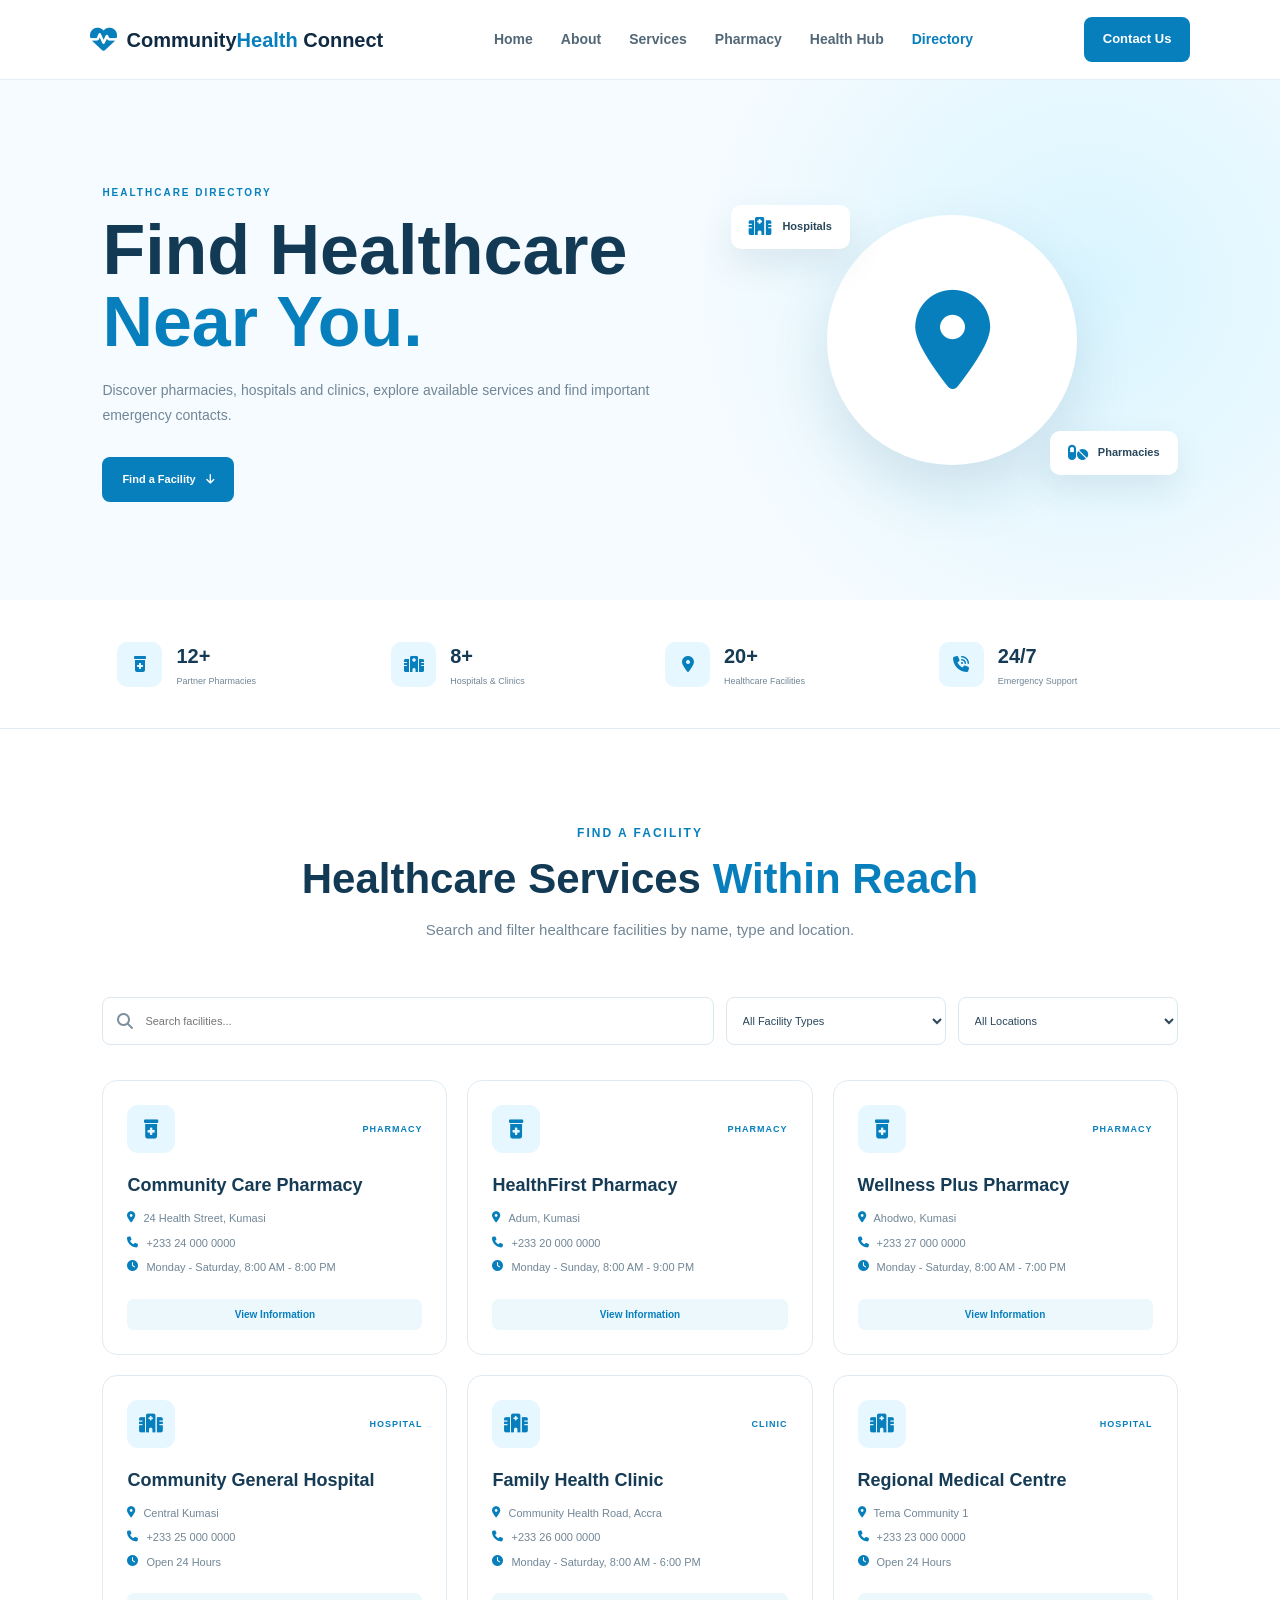
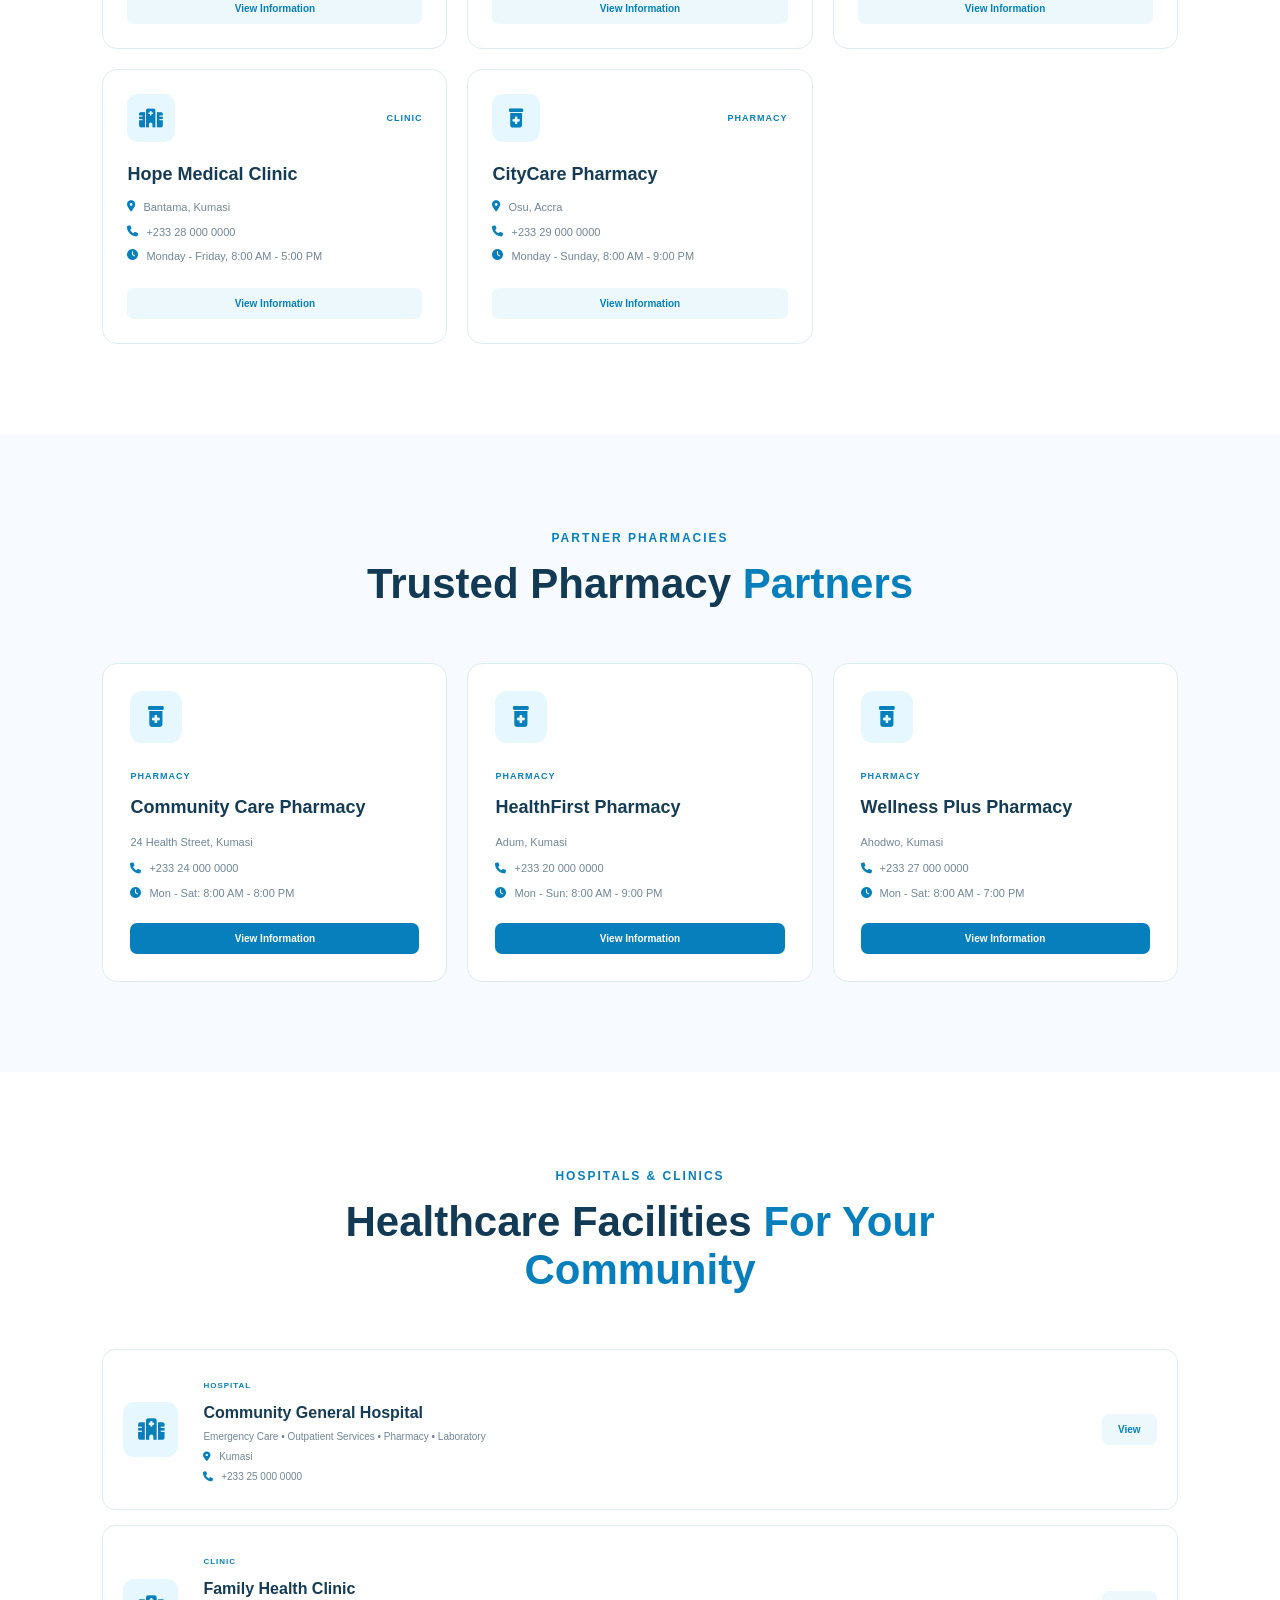
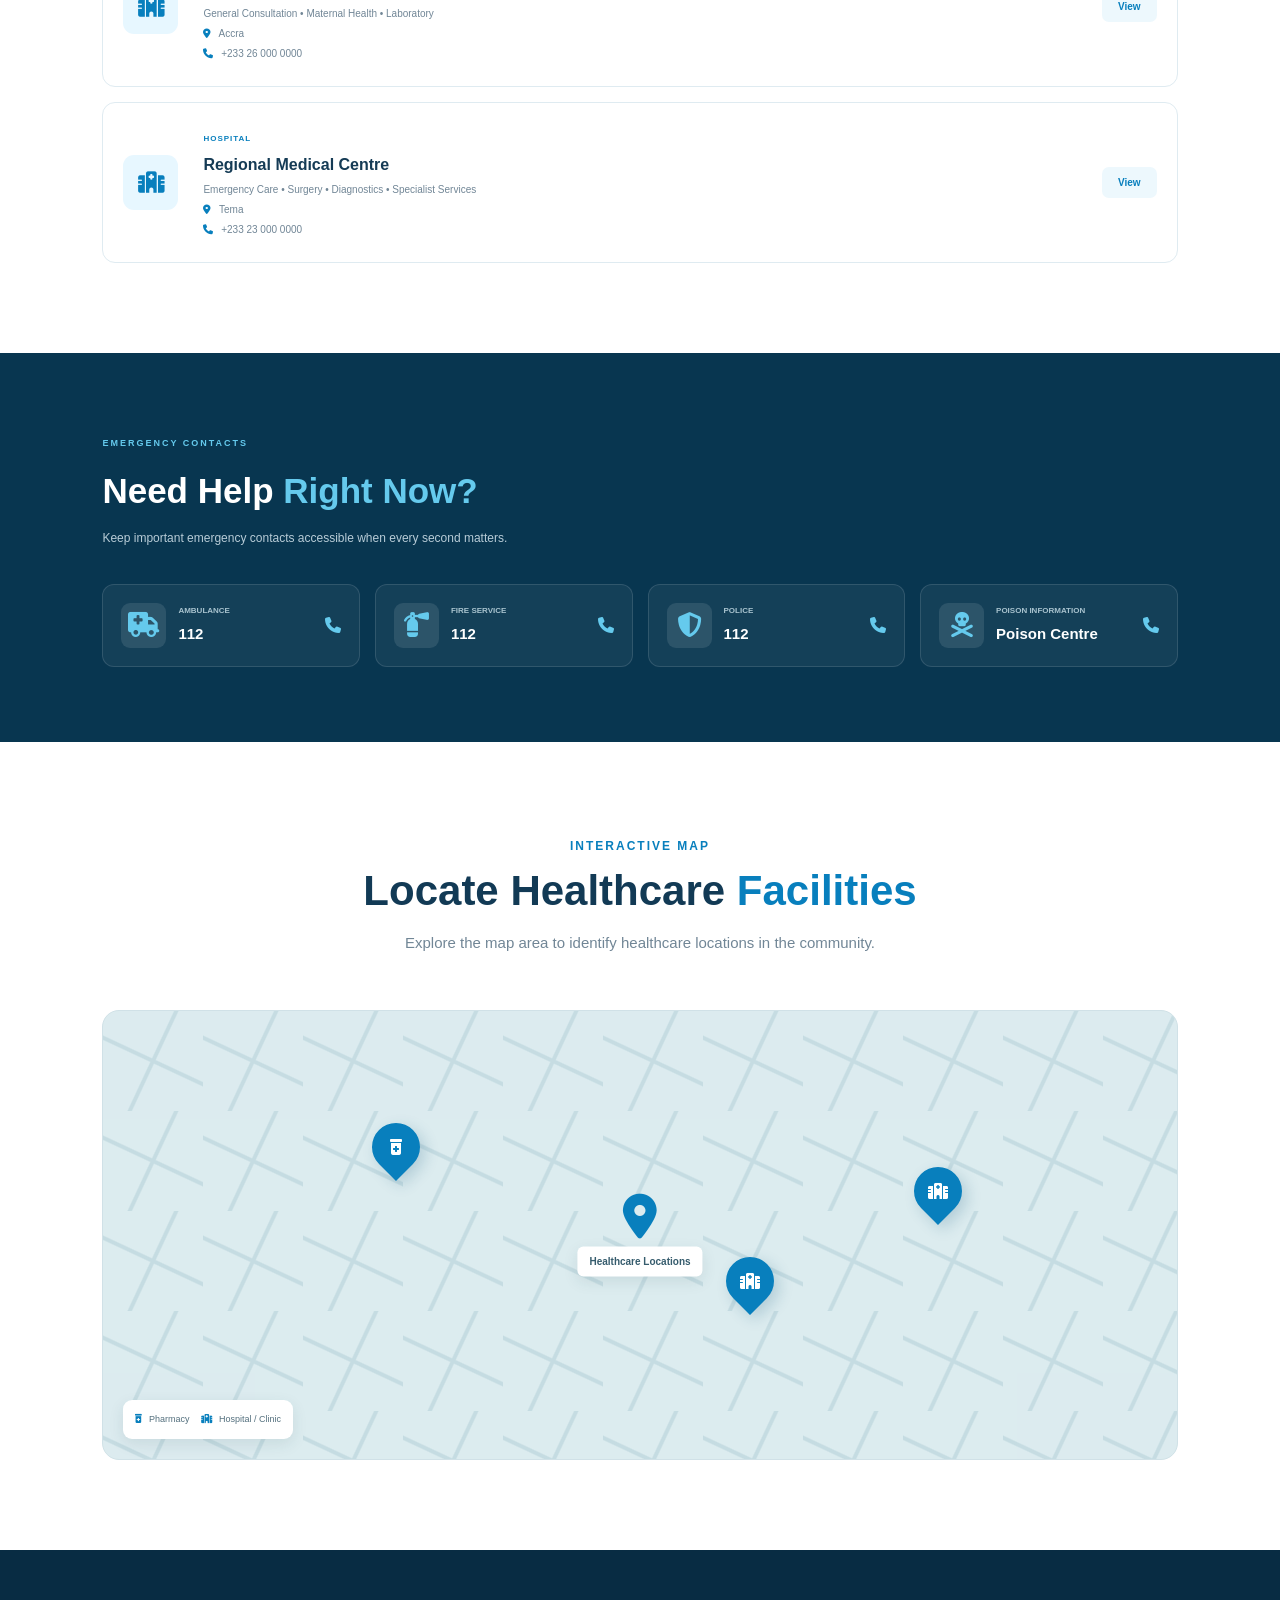
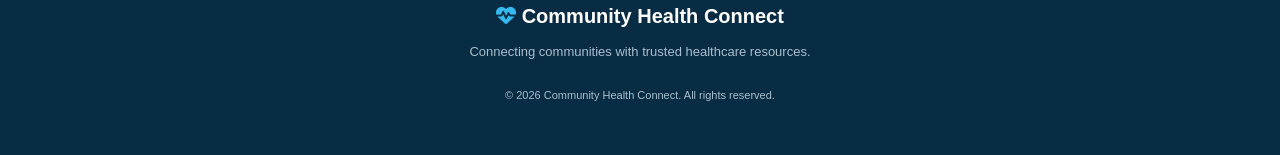
<file: healthcare-directory.html>
<!DOCTYPE html>
<html lang="en">

<head>

    <meta charset="UTF-8">

    <meta
        name="viewport"
        content="width=device-width, initial-scale=1.0"
    >

    <title>
        Healthcare Directory | Community Health Connect
    </title>

    <link
        rel="stylesheet"
        href="style.css"
    >

    <link
        rel="stylesheet"
        href="healthcare-directory.css"
    >

    <link
        rel="stylesheet"
        href="https://cdnjs.cloudflare.com/ajax/libs/font-awesome/6.5.2/css/all.min.css"
    >

</head>


<body>


<!-- ================= NAVBAR ================= -->

<header class="navbar">

    <div class="logo">

        <i class="fa-solid fa-heart-pulse"></i>

        <span>
            Community<span>Health</span> Connect
        </span>

    </div>


    <nav class="nav-links">

        <a href="index.html">
            Home
        </a>

        <a href="index.html#about">
            About
        </a>

        <a href="index.html#services">
            Services
        </a>

        <a href="pharmacy.html">
            Pharmacy
        </a>

        <a href="health-hub.html">
            Health Hub
        </a>

        <a
            href="healthcare-directory.html"
            class="active"
        >
            Directory
        </a>

    </nav>


    <a
        href="index.html#contact"
        class="nav-btn"
    >
        Contact Us
    </a>

</header>



<!-- ================= HERO ================= -->

<section class="directory-hero">

    <div class="directory-hero-content">

        <span>
            HEALTHCARE DIRECTORY
        </span>

        <h1>
            Find Healthcare
            <strong>Near You.</strong>
        </h1>

        <p>
            Discover pharmacies, hospitals and clinics,
            explore available services and find important
            emergency contacts.
        </p>

        <a
            href="#facilities"
            class="directory-hero-btn"
        >
            Find a Facility

            <i class="fa-solid fa-arrow-down"></i>

        </a>

    </div>


    <div class="directory-hero-visual">

        <div class="directory-map-icon">

            <i class="fa-solid fa-location-dot"></i>

        </div>


        <div class="directory-floating-card directory-card-one">

            <i class="fa-solid fa-hospital"></i>

            <span>
                Hospitals
            </span>

        </div>


        <div class="directory-floating-card directory-card-two">

            <i class="fa-solid fa-pills"></i>

            <span>
                Pharmacies
            </span>

        </div>

    </div>

</section>



<!-- ================= QUICK STATS ================= -->

<section class="directory-stats">

    <div class="directory-stat">

        <i class="fa-solid fa-prescription-bottle-medical"></i>

        <div>

            <strong>
                12+
            </strong>

            <span>
                Partner Pharmacies
            </span>

        </div>

    </div>


    <div class="directory-stat">

        <i class="fa-solid fa-hospital"></i>

        <div>

            <strong>
                8+
            </strong>

            <span>
                Hospitals & Clinics
            </span>

        </div>

    </div>


    <div class="directory-stat">

        <i class="fa-solid fa-location-dot"></i>

        <div>

            <strong>
                20+
            </strong>

            <span>
                Healthcare Facilities
            </span>

        </div>

    </div>


    <div class="directory-stat">

        <i class="fa-solid fa-phone-volume"></i>

        <div>

            <strong>
                24/7
            </strong>

            <span>
                Emergency Support
            </span>

        </div>

    </div>

</section>



<!-- ================= FACILITIES ================= -->

<section
    class="directory-section"
    id="facilities"
>

    <div class="section-heading">

        <span>
            FIND A FACILITY
        </span>

        <h2>
            Healthcare Services
            <strong>Within Reach</strong>
        </h2>

        <p>
            Search and filter healthcare facilities
            by name, type and location.
        </p>

    </div>


    <!-- SEARCH -->

    <div class="facility-controls">

        <div class="facility-search">

            <i class="fa-solid fa-magnifying-glass"></i>

            <input
                type="text"
                id="facilitySearch"
                placeholder="Search facilities..."
            >

        </div>


        <select id="facilityType">

            <option value="all">
                All Facility Types
            </option>

            <option value="pharmacy">
                Pharmacy
            </option>

            <option value="hospital">
                Hospital
            </option>

            <option value="clinic">
                Clinic
            </option>

        </select>


        <select id="facilityLocation">

            <option value="all">
                All Locations
            </option>

            <option value="Kumasi">
                Kumasi
            </option>

            <option value="Accra">
                Accra
            </option>

            <option value="Tema">
                Tema
            </option>

        </select>

    </div>


    <!-- FACILITY GRID -->

    <div
        class="facility-grid"
        id="facilityGrid"
    ></div>


    <div
        class="facility-empty"
        id="facilityEmpty"
    >

        <i class="fa-solid fa-location-crosshairs"></i>

        <h3>
            No facilities found
        </h3>

        <p>
            Try changing your search or filters.
        </p>

    </div>

</section>



<!-- ================= PHARMACIES ================= -->

<section class="directory-section light-section">

    <div class="section-heading">

        <span>
            PARTNER PHARMACIES
        </span>

        <h2>
            Trusted Pharmacy
            <strong>Partners</strong>
        </h2>

    </div>


    <div class="partner-grid">


        <article class="partner-card">

            <div class="partner-icon">

                <i class="fa-solid fa-prescription-bottle-medical"></i>

            </div>

            <span>
                PHARMACY
            </span>

            <h3>
                Community Care Pharmacy
            </h3>

            <p>
                24 Health Street, Kumasi
            </p>

            <p>
                <i class="fa-solid fa-phone"></i>
                +233 24 000 0000
            </p>

            <p>
                <i class="fa-solid fa-clock"></i>
                Mon - Sat: 8:00 AM - 8:00 PM
            </p>

            <button
                onclick="showFacility('Community Care Pharmacy')"
            >
                View Information
            </button>

        </article>


        <article class="partner-card">

            <div class="partner-icon">

                <i class="fa-solid fa-prescription-bottle-medical"></i>

            </div>

            <span>
                PHARMACY
            </span>

            <h3>
                HealthFirst Pharmacy
            </h3>

            <p>
                Adum, Kumasi
            </p>

            <p>
                <i class="fa-solid fa-phone"></i>
                +233 20 000 0000
            </p>

            <p>
                <i class="fa-solid fa-clock"></i>
                Mon - Sun: 8:00 AM - 9:00 PM
            </p>

            <button
                onclick="showFacility('HealthFirst Pharmacy')"
            >
                View Information
            </button>

        </article>


        <article class="partner-card">

            <div class="partner-icon">

                <i class="fa-solid fa-prescription-bottle-medical"></i>

            </div>

            <span>
                PHARMACY
            </span>

            <h3>
                Wellness Plus Pharmacy
            </h3>

            <p>
                Ahodwo, Kumasi
            </p>

            <p>
                <i class="fa-solid fa-phone"></i>
                +233 27 000 0000
            </p>

            <p>
                <i class="fa-solid fa-clock"></i>
                Mon - Sat: 8:00 AM - 7:00 PM
            </p>

            <button
                onclick="showFacility('Wellness Plus Pharmacy')"
            >
                View Information
            </button>

        </article>

    </div>

</section>



<!-- ================= HOSPITALS ================= -->

<section class="directory-section">

    <div class="section-heading">

        <span>
            HOSPITALS & CLINICS
        </span>

        <h2>
            Healthcare Facilities
            <strong>For Your Community</strong>
        </h2>

    </div>


    <div class="hospital-grid">


        <article class="hospital-card">

            <div class="hospital-icon">

                <i class="fa-solid fa-hospital"></i>

            </div>


            <div class="hospital-info">

                <span>
                    HOSPITAL
                </span>

                <h3>
                    Community General Hospital
                </h3>

                <p>
                    Emergency Care • Outpatient Services
                    • Pharmacy • Laboratory
                </p>

                <p>
                    <i class="fa-solid fa-location-dot"></i>
                    Kumasi
                </p>

                <p>
                    <i class="fa-solid fa-phone"></i>
                    +233 25 000 0000
                </p>

            </div>


            <button
                onclick="showFacility('Community General Hospital')"
            >
                View
            </button>

        </article>


        <article class="hospital-card">

            <div class="hospital-icon">

                <i class="fa-solid fa-hospital"></i>

            </div>


            <div class="hospital-info">

                <span>
                    CLINIC
                </span>

                <h3>
                    Family Health Clinic
                </h3>

                <p>
                    General Consultation • Maternal Health
                    • Laboratory
                </p>

                <p>
                    <i class="fa-solid fa-location-dot"></i>
                    Accra
                </p>

                <p>
                    <i class="fa-solid fa-phone"></i>
                    +233 26 000 0000
                </p>

            </div>


            <button
                onclick="showFacility('Family Health Clinic')"
            >
                View
            </button>

        </article>


        <article class="hospital-card">

            <div class="hospital-icon">

                <i class="fa-solid fa-hospital"></i>

            </div>


            <div class="hospital-info">

                <span>
                    HOSPITAL
                </span>

                <h3>
                    Regional Medical Centre
                </h3>

                <p>
                    Emergency Care • Surgery • Diagnostics
                    • Specialist Services
                </p>

                <p>
                    <i class="fa-solid fa-location-dot"></i>
                    Tema
                </p>

                <p>
                    <i class="fa-solid fa-phone"></i>
                    +233 23 000 0000
                </p>

            </div>


            <button
                onclick="showFacility('Regional Medical Centre')"
            >
                View
            </button>

        </article>

    </div>

</section>



<!-- ================= EMERGENCY ================= -->

<section class="emergency-section">

    <div class="emergency-heading">

        <span>
            EMERGENCY CONTACTS
        </span>

        <h2>
            Need Help
            <strong>Right Now?</strong>
        </h2>

        <p>
            Keep important emergency contacts accessible
            when every second matters.
        </p>

    </div>


    <div class="emergency-grid">


        <a
            href="tel:112"
            class="emergency-card"
        >

            <div class="emergency-icon">

                <i class="fa-solid fa-truck-medical"></i>

            </div>

            <div>

                <span>
                    AMBULANCE
                </span>

                <strong>
                    112
                </strong>

            </div>

            <i class="fa-solid fa-phone"></i>

        </a>


        <a
            href="tel:112"
            class="emergency-card"
        >

            <div class="emergency-icon">

                <i class="fa-solid fa-fire-extinguisher"></i>

            </div>

            <div>

                <span>
                    FIRE SERVICE
                </span>

                <strong>
                    112
                </strong>

            </div>

            <i class="fa-solid fa-phone"></i>

        </a>


        <a
            href="tel:112"
            class="emergency-card"
        >

            <div class="emergency-icon">

                <i class="fa-solid fa-shield-halved"></i>

            </div>

            <div>

                <span>
                    POLICE
                </span>

                <strong>
                    112
                </strong>

            </div>

            <i class="fa-solid fa-phone"></i>

        </a>


        <a
            href="tel:0302666917"
            class="emergency-card"
        >

            <div class="emergency-icon">

                <i class="fa-solid fa-skull-crossbones"></i>

            </div>

            <div>

                <span>
                    POISON INFORMATION
                </span>

                <strong>
                    Poison Centre
                </strong>

            </div>

            <i class="fa-solid fa-phone"></i>

        </a>

    </div>

</section>



<!-- ================= MAP ================= -->

<section class="directory-section map-section">

    <div class="section-heading">

        <span>
            INTERACTIVE MAP
        </span>

        <h2>
            Locate Healthcare
            <strong>Facilities</strong>
        </h2>

        <p>
            Explore the map area to identify healthcare
            locations in the community.
        </p>

    </div>


    <div class="map-container">

        <!-- Placeholder map for this stage -->

        <div class="placeholder-map">

            <div class="map-grid"></div>


            <div class="map-pin pin-one">

                <i class="fa-solid fa-prescription-bottle-medical"></i>

            </div>


            <div class="map-pin pin-two">

                <i class="fa-solid fa-hospital"></i>

            </div>


            <div class="map-pin pin-three">

                <i class="fa-solid fa-hospital"></i>

            </div>


            <div class="map-center">

                <i class="fa-solid fa-location-dot"></i>

                <span>
                    Healthcare Locations
                </span>

            </div>


            <div class="map-legend">

                <div>

                    <i class="fa-solid fa-prescription-bottle-medical"></i>

                    Pharmacy

                </div>

                <div>

                    <i class="fa-solid fa-hospital"></i>

                    Hospital / Clinic

                </div>

            </div>

        </div>

    </div>

</section>



<!-- ================= FACILITY MODAL ================= -->

<div
    class="facility-modal"
    id="facilityModal"
>

    <div class="facility-modal-box">

        <button
            class="facility-modal-close"
            onclick="closeFacility()"
        >

            <i class="fa-solid fa-xmark"></i>

        </button>


        <div
            class="facility-modal-icon"
            id="facilityModalIcon"
        >

            <i class="fa-solid fa-hospital"></i>

        </div>


        <span id="facilityModalType">
            HEALTHCARE FACILITY
        </span>


        <h2 id="facilityModalTitle">
            Facility Name
        </h2>


        <div class="facility-modal-details">

            <div>

                <i class="fa-solid fa-location-dot"></i>

                <span id="facilityModalAddress">
                    Address
                </span>

            </div>


            <div>

                <i class="fa-solid fa-phone"></i>

                <span id="facilityModalPhone">
                    Phone
                </span>

            </div>


            <div>

                <i class="fa-solid fa-clock"></i>

                <span id="facilityModalHours">
                    Opening Hours
                </span>

            </div>


            <div>

                <i class="fa-solid fa-stethoscope"></i>

                <span id="facilityModalServices">
                    Services
                </span>

            </div>

        </div>


        <a
            href="#"
            id="facilityCallButton"
            class="facility-call-button"
        >

            <i class="fa-solid fa-phone"></i>

            Call Facility

        </a>

    </div>

</div>



<!-- ================= FOOTER ================= -->

<footer>

    <div class="footer-logo">

        <i class="fa-solid fa-heart-pulse"></i>

        Community Health Connect

    </div>

    <p>
        Connecting communities with trusted healthcare resources.
    </p>

    <p class="copyright">
        © 2026 Community Health Connect. All rights reserved.
    </p>

</footer>



<script src="healthcare-directory.js"></script>

</body>

</html>
</file>
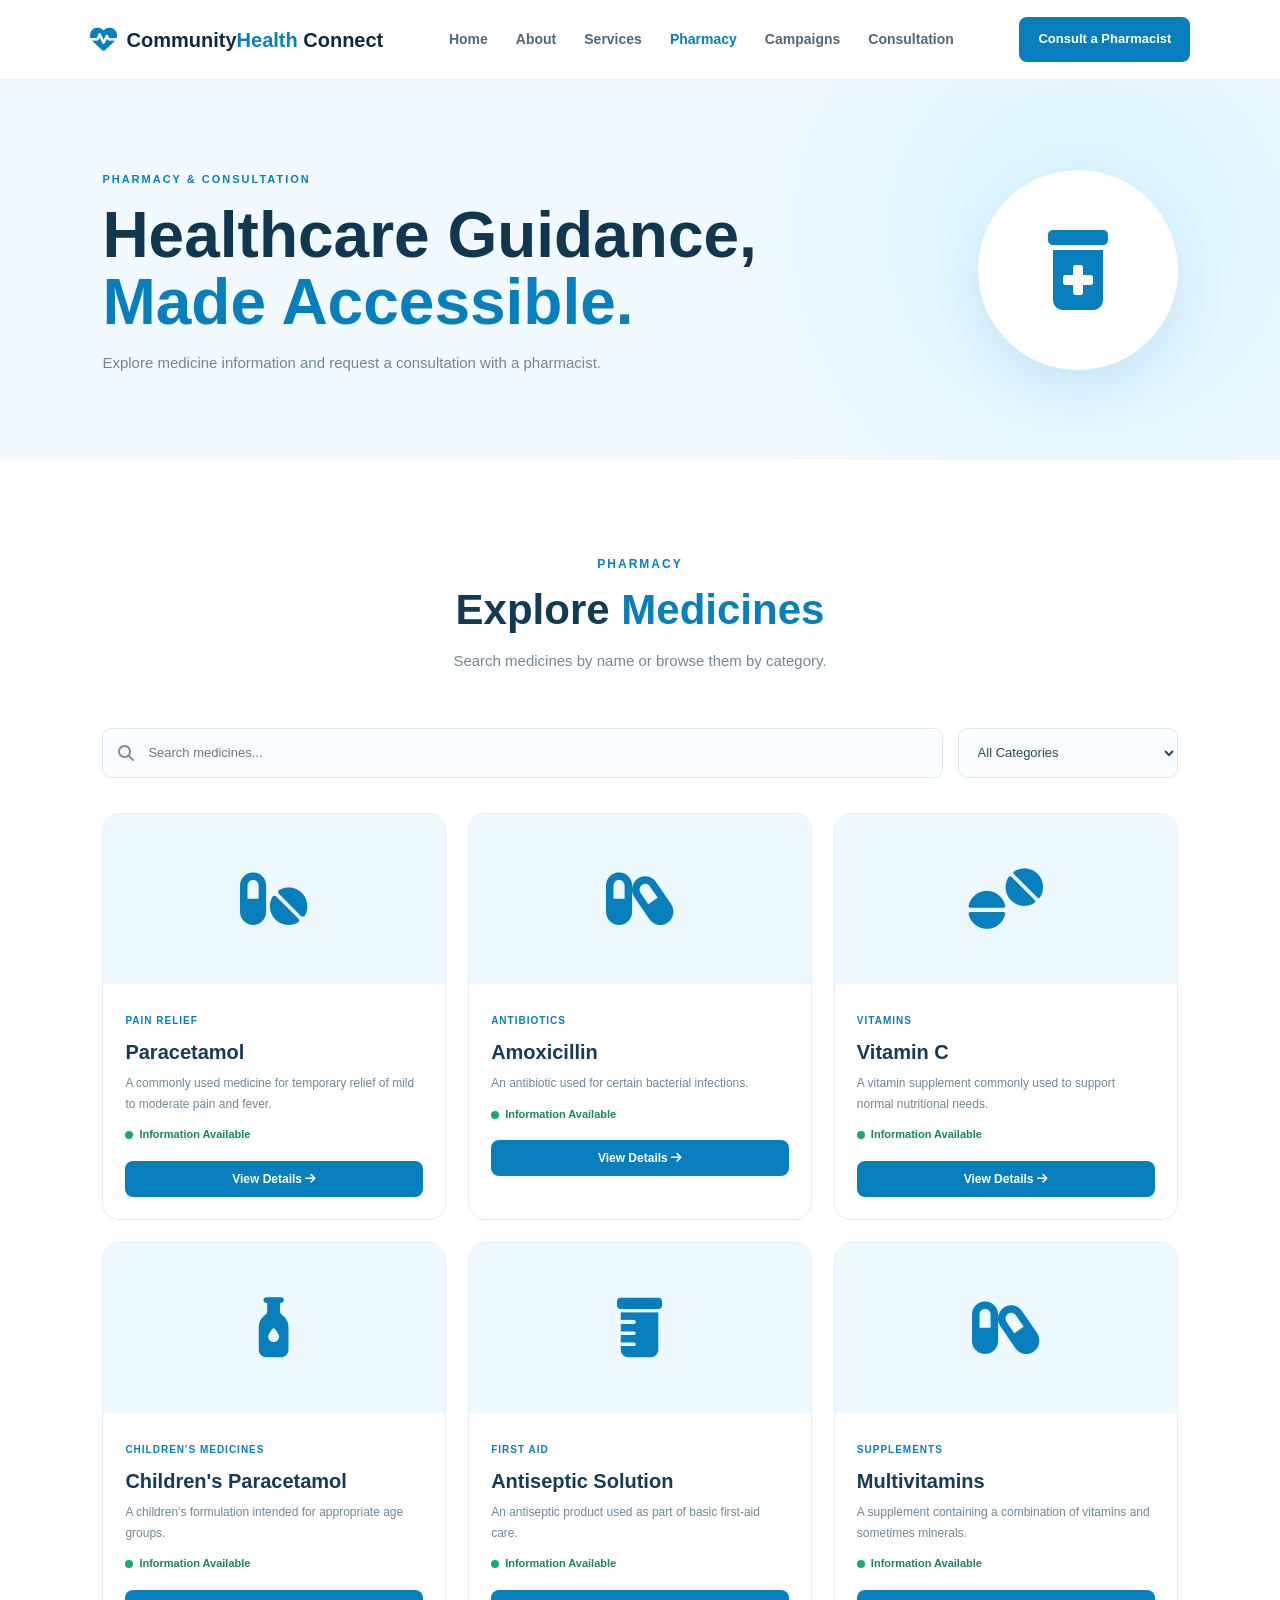
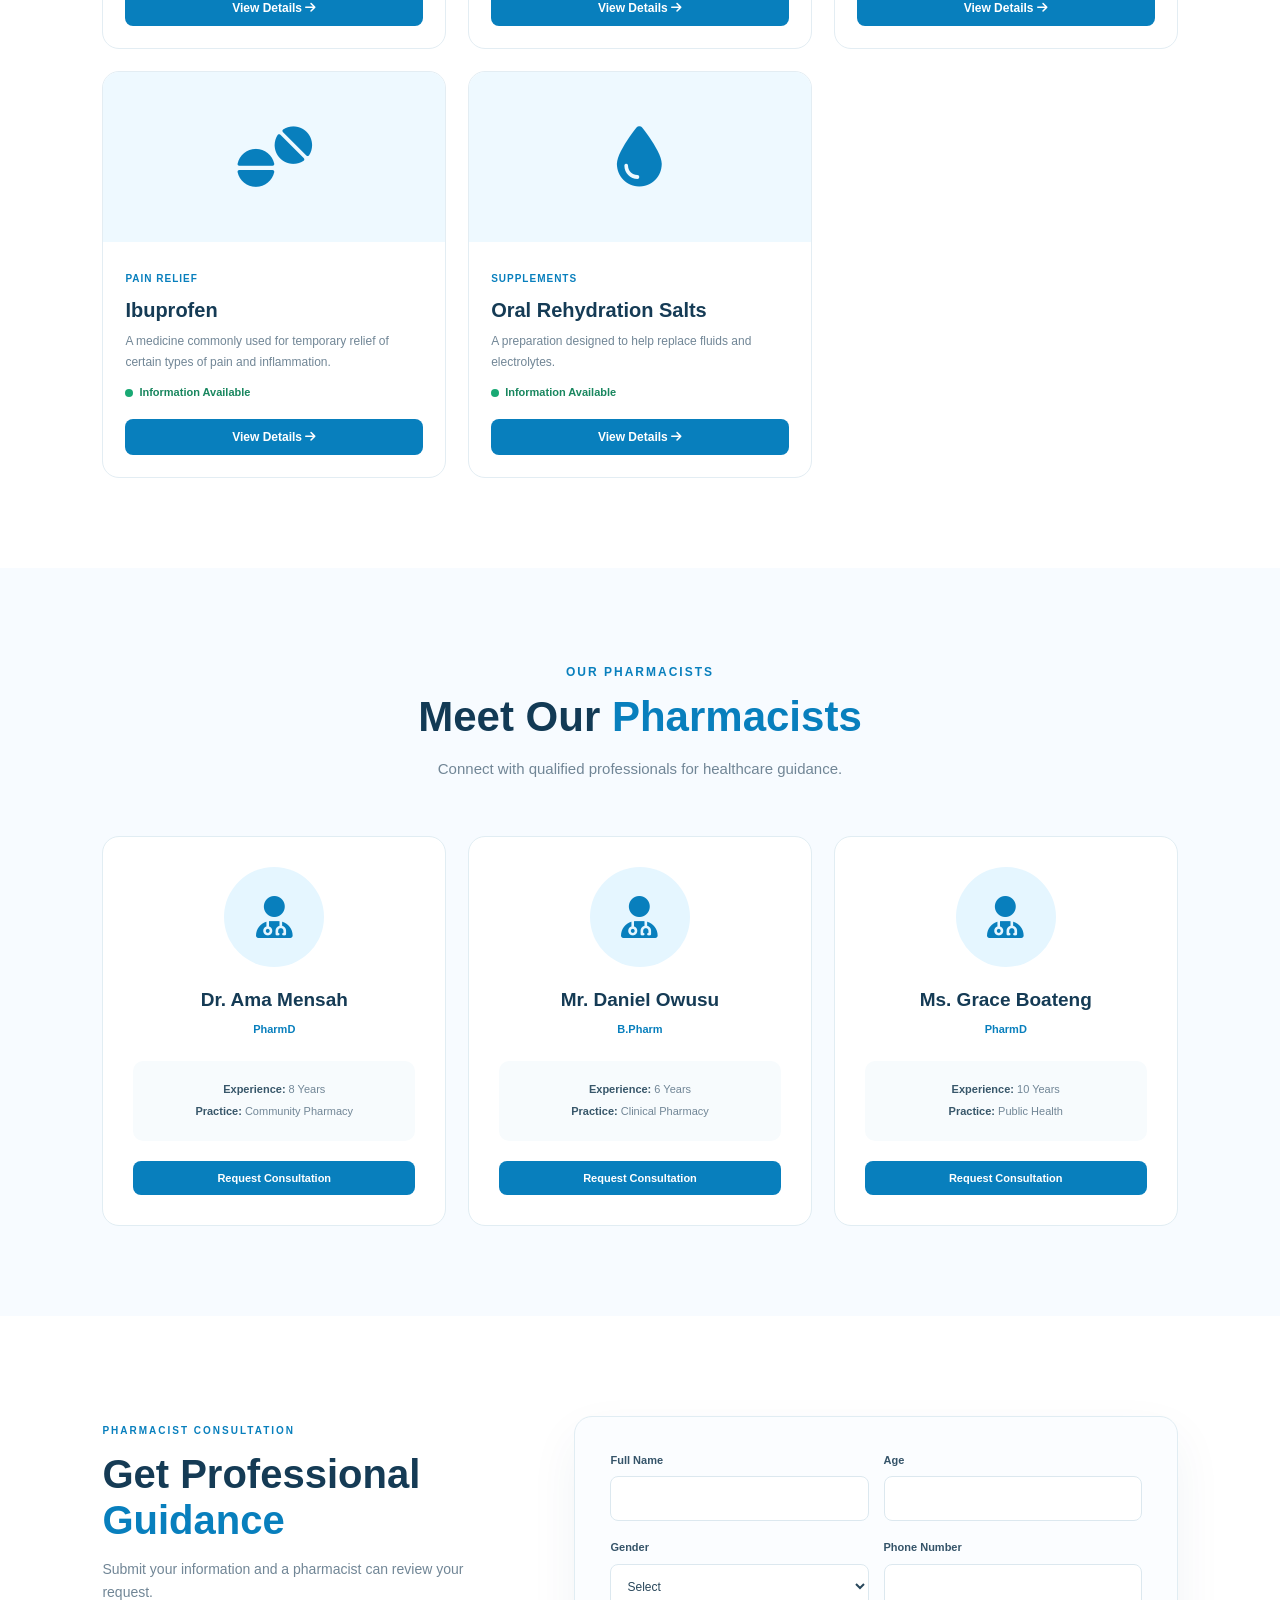
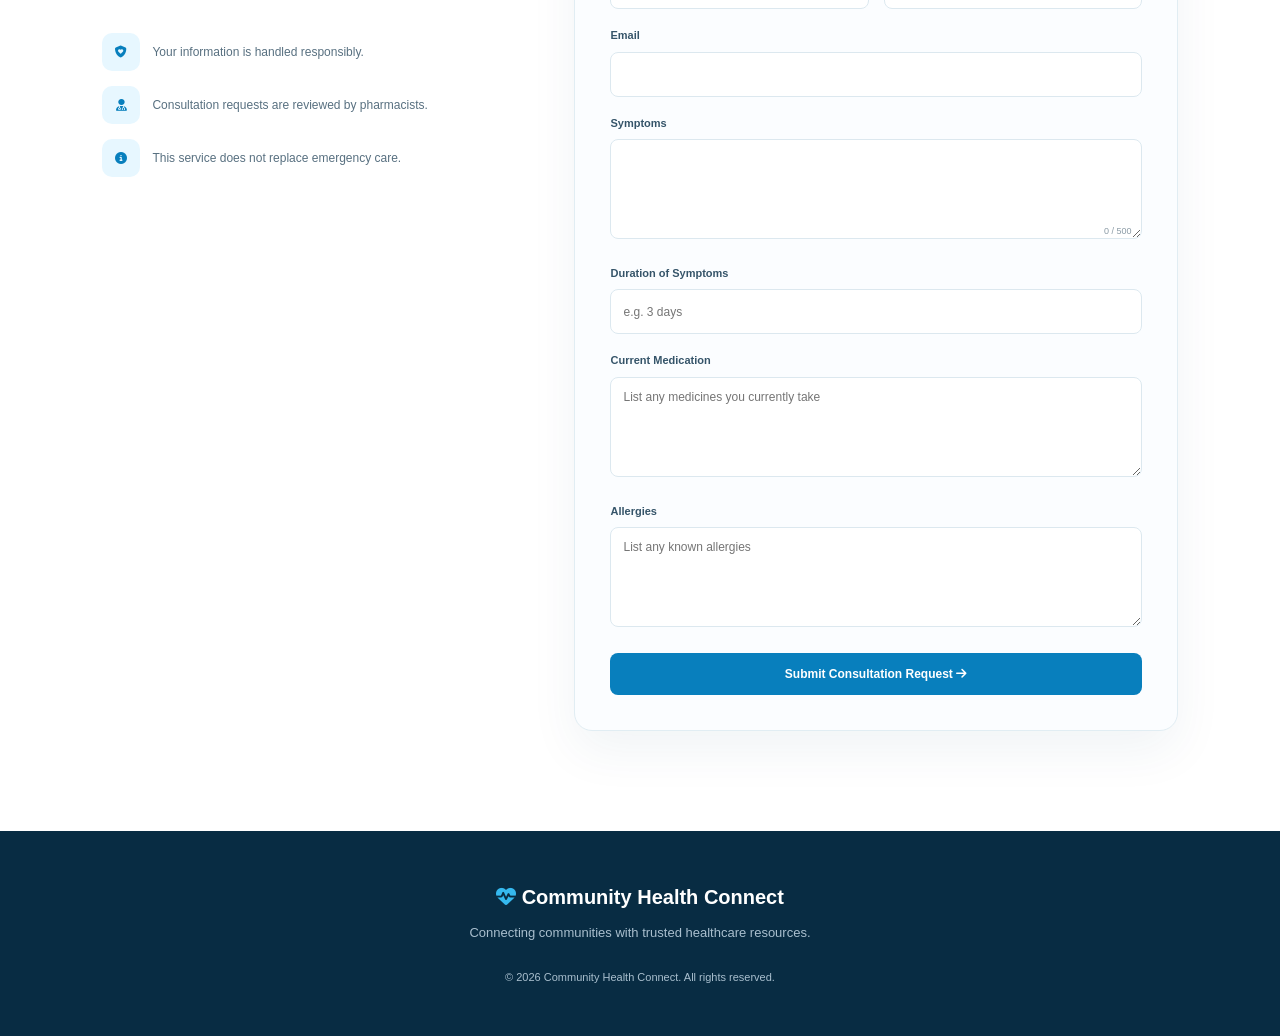
<file: pharmacy.html>
<!DOCTYPE html>
<html lang="en">

<head>

    <meta charset="UTF-8">
    <meta name="viewport" content="width=device-width, initial-scale=1.0">

    <title>Pharmacy & Consultation | Community Health Connect</title>

    <link rel="stylesheet" href="style.css">
    <link rel="stylesheet" href="pharmacy.css">

    <link
        rel="stylesheet"
        href="https://cdnjs.cloudflare.com/ajax/libs/font-awesome/6.5.2/css/all.min.css"
    >

</head>

<body>


<!-- ================= NAVBAR ================= -->

<header class="navbar">

    <div class="logo">

        <i class="fa-solid fa-heart-pulse"></i>

        <span>
            Community<span>Health</span> Connect
        </span>

    </div>


    <nav class="nav-links">

        <a href="index.html">
            Home
        </a>

        <a href="index.html#about">
            About
        </a>

        <a href="index.html#services">
            Services
        </a>

        <a href="pharmacy.html" class="active">
            Pharmacy
        </a>

        <a href="index.html#campaign">
            Campaigns
        </a>

        <a href="#consultation">
            Consultation
        </a>

    </nav>


    <a href="#consultation" class="nav-btn">
        Consult a Pharmacist
    </a>

</header>



<!-- ================= PAGE HERO ================= -->

<section class="page-hero">

    <div>

        <span>
            PHARMACY & CONSULTATION
        </span>

        <h1>
            Healthcare Guidance,
            <strong>Made Accessible.</strong>
        </h1>

        <p>
            Explore medicine information and request a
            consultation with a pharmacist.
        </p>

    </div>

    <div class="page-hero-icon">

        <i class="fa-solid fa-prescription-bottle-medical"></i>

    </div>

</section>



<!-- ================= MEDICINE SECTION ================= -->

<section class="pharmacy-section">

    <div class="section-heading">

        <span>
            PHARMACY
        </span>

        <h2>
            Explore <strong>Medicines</strong>
        </h2>

        <p>
            Search medicines by name or browse them by category.
        </p>

    </div>



    <!-- SEARCH -->

    <div class="medicine-controls">

        <div class="medicine-search">

            <i class="fa-solid fa-magnifying-glass"></i>

            <input
                type="text"
                id="medicineSearch"
                placeholder="Search medicines..."
            >

        </div>


        <select id="categoryFilter">

            <option value="all">
                All Categories
            </option>

            <option value="Pain Relief">
                Pain Relief
            </option>

            <option value="Antibiotics">
                Antibiotics
            </option>

            <option value="Vitamins">
                Vitamins
            </option>

            <option value="Children's Medicines">
                Children's Medicines
            </option>

            <option value="First Aid">
                First Aid
            </option>

            <option value="Supplements">
                Supplements
            </option>

        </select>

    </div>



    <!-- MEDICINE CARDS -->

    <div
        class="pharmacy-medicine-grid"
        id="medicineGrid"
    >

        <!-- JavaScript generates cards -->

    </div>


    <div
        class="no-results"
        id="noResults"
    >

        <i class="fa-solid fa-magnifying-glass"></i>

        <h3>
            No medicines found
        </h3>

        <p>
            Try another medicine name or category.
        </p>

    </div>

</section>



<!-- ================= MEDICINE MODAL ================= -->

<div
    class="medicine-modal"
    id="medicineModal"
>

    <div class="modal-box">

        <button
            class="modal-close"
            id="modalClose"
            aria-label="Close"
        >

            <i class="fa-solid fa-xmark"></i>

        </button>


        <div class="modal-icon">

            <i class="fa-solid fa-pills"></i>

        </div>


        <span id="modalCategory">
            CATEGORY
        </span>


        <h2 id="modalName">
            Medicine Name
        </h2>


        <p id="modalDescription">
            Medicine description.
        </p>


        <div class="medicine-details">

            <div>

                <strong>
                    Uses
                </strong>

                <p id="modalUses"></p>

            </div>


            <div>

                <strong>
                    Dosage
                </strong>

                <p id="modalDosage"></p>

            </div>


            <div>

                <strong>
                    Precautions
                </strong>

                <p id="modalPrecautions"></p>

            </div>


            <div>

                <strong>
                    Possible Side Effects
                </strong>

                <p id="modalSideEffects"></p>

            </div>

        </div>


        <div class="modal-warning">

            <i class="fa-solid fa-circle-info"></i>

            <span>
                This information is for educational purposes and
                does not replace professional medical advice.
            </span>

        </div>

    </div>

</div>



<!-- ================= PHARMACISTS ================= -->

<section class="pharmacists pharmacy-section">

    <div class="section-heading">

        <span>
            OUR PHARMACISTS
        </span>

        <h2>
            Meet Our <strong>Pharmacists</strong>
        </h2>

        <p>
            Connect with qualified professionals for
            healthcare guidance.
        </p>

    </div>


    <div class="pharmacist-grid">


        <article class="pharmacist-card">

            <div class="pharmacist-photo">
                <i class="fa-solid fa-user-doctor"></i>
            </div>

            <h3>
                Dr. Ama Mensah
            </h3>

            <span>
                PharmD
            </span>

            <div class="pharmacist-info">

                <p>
                    <strong>Experience:</strong>
                    8 Years
                </p>

                <p>
                    <strong>Practice:</strong>
                    Community Pharmacy
                </p>

            </div>

            <button
                onclick="scrollToConsultation()"
            >
                Request Consultation
            </button>

        </article>



        <article class="pharmacist-card">

            <div class="pharmacist-photo">
                <i class="fa-solid fa-user-doctor"></i>
            </div>

            <h3>
                Mr. Daniel Owusu
            </h3>

            <span>
                B.Pharm
            </span>

            <div class="pharmacist-info">

                <p>
                    <strong>Experience:</strong>
                    6 Years
                </p>

                <p>
                    <strong>Practice:</strong>
                    Clinical Pharmacy
                </p>

            </div>

            <button
                onclick="scrollToConsultation()"
            >
                Request Consultation
            </button>

        </article>



        <article class="pharmacist-card">

            <div class="pharmacist-photo">
                <i class="fa-solid fa-user-doctor"></i>
            </div>

            <h3>
                Ms. Grace Boateng
            </h3>

            <span>
                PharmD
            </span>

            <div class="pharmacist-info">

                <p>
                    <strong>Experience:</strong>
                    10 Years
                </p>

                <p>
                    <strong>Practice:</strong>
                    Public Health
                </p>

            </div>

            <button
                onclick="scrollToConsultation()"
            >
                Request Consultation
            </button>

        </article>

    </div>

</section>



<!-- ================= CONSULTATION ================= -->

<section
    class="consultation-section"
    id="consultation"
>

    <div class="consultation-wrapper">


        <div class="consultation-intro">

            <span>
                PHARMACIST CONSULTATION
            </span>

            <h2>
                Get Professional
                <strong>Guidance</strong>
            </h2>

            <p>
                Submit your information and a pharmacist can
                review your request.
            </p>


            <div class="consultation-points">

                <div>

                    <i class="fa-solid fa-shield-heart"></i>

                    <span>
                        Your information is handled responsibly.
                    </span>

                </div>


                <div>

                    <i class="fa-solid fa-user-doctor"></i>

                    <span>
                        Consultation requests are reviewed by pharmacists.
                    </span>

                </div>


                <div>

                    <i class="fa-solid fa-circle-info"></i>

                    <span>
                        This service does not replace emergency care.
                    </span>

                </div>

            </div>

        </div>



        <!-- FORM -->

        <form
            id="consultationForm"
            class="consultation-form"
        >

            <div class="form-row">

                <div class="form-group">

                    <label for="fullName">
                        Full Name
                    </label>

                    <input
                        type="text"
                        id="fullName"
                        required
                    >

                </div>


                <div class="form-group">

                    <label for="age">
                        Age
                    </label>

                    <input
                        type="number"
                        id="age"
                        min="1"
                        max="120"
                        required
                    >

                </div>

            </div>



            <div class="form-row">

                <div class="form-group">

                    <label for="gender">
                        Gender
                    </label>

                    <select id="gender" required>

                        <option value="">
                            Select
                        </option>

                        <option value="Male">
                            Male
                        </option>

                        <option value="Female">
                            Female
                        </option>

                       

                    </select>

                </div>


                <div class="form-group">

                    <label for="phone">
                        Phone Number
                    </label>

                    <input
                        type="tel"
                        id="phone"
                        required
                    >

                </div>

            </div>



            <div class="form-group">

                <label for="email">
                    Email
                </label>

                <input
                    type="email"
                    id="email"
                    required
                >

            </div>



            <div class="form-group">

                <label for="symptoms">
                    Symptoms
                </label>

                <textarea
                    id="symptoms"
                    maxlength="500"
                    required
                ></textarea>

                <div class="character-count">

                    <span id="symptomCount">
                        0
                    </span>

                    / 500

                </div>

            </div>



            <div class="form-group">

                <label for="duration">
                    Duration of Symptoms
                </label>

                <input
                    type="text"
                    id="duration"
                    placeholder="e.g. 3 days"
                    required
                >

            </div>



            <div class="form-group">

                <label for="medication">
                    Current Medication
                </label>

                <textarea
                    id="medication"
                    placeholder="List any medicines you currently take"
                ></textarea>

            </div>



            <div class="form-group">

                <label for="allergies">
                    Allergies
                </label>

                <textarea
                    id="allergies"
                    placeholder="List any known allergies"
                ></textarea>

            </div>



            <button
                type="submit"
                class="submit-consultation"
            >

                Submit Consultation Request

                <i class="fa-solid fa-arrow-right"></i>

            </button>


            <div
                class="form-message"
                id="formMessage"
            ></div>

        </form>

    </div>

</section>



<!-- ================= FOOTER ================= -->

<footer>

    <div class="footer-logo">

        <i class="fa-solid fa-heart-pulse"></i>

        Community Health Connect

    </div>

    <p>
        Connecting communities with trusted healthcare resources.
    </p>

    <p class="copyright">
        © 2026 Community Health Connect. All rights reserved.
    </p>

</footer>



<script src="pharmacy.js"></script>

</body>

</html>
</file>
<file: style.css>
/* =========================
   RESET
========================= */

* {
    margin: 0;
    padding: 0;
    box-sizing: border-box;
}

html {
    scroll-behavior: smooth;
}

body {
    font-family: Arial, Helvetica, sans-serif;
    background: #f7fbff;
    color: #102a43;
    line-height: 1.6;
}

a {
    text-decoration: none;
    color: inherit;
}

button {
    font-family: inherit;
}


/* =========================
   NAVBAR
========================= */

.navbar {
    width: 100%;
    min-height: 80px;
    padding: 0 7%;

    display: flex;
    align-items: center;
    justify-content: space-between;

    background: rgba(255, 255, 255, 0.96);

    border-bottom: 1px solid #e7eef5;

    position: sticky;
    top: 0;
    z-index: 1000;
}

.logo {
    display: flex;
    align-items: center;
    gap: 10px;

    font-size: 20px;
    font-weight: 800;
}

.logo > i {
    font-size: 27px;
    color: #087fbd;
}

.logo span span {
    color: #087fbd;
}

.nav-links {
    display: flex;
    align-items: center;
    gap: 28px;
}

.nav-links a {
    font-size: 14px;
    font-weight: 600;
    color: #526777;

    transition: 0.3s ease;
}

.nav-links a:hover,
.nav-links a.active {
    color: #087fbd;
}

.nav-btn {
    padding: 12px 19px;

    background: #087fbd;
    color: white;

    border-radius: 8px;

    font-size: 13px;
    font-weight: 700;

    transition: 0.3s ease;
}

.nav-btn:hover {
    transform: translateY(-2px);
}


/* =========================
   HERO
========================= */

.hero {
    min-height: 680px;

    padding: 90px 8%;

    display: grid;
    grid-template-columns: 1.05fr 0.95fr;
    align-items: center;
    gap: 60px;

    background:
        radial-gradient(circle at 80% 30%, #dff4ff, transparent 35%),
        linear-gradient(135deg, #f8fcff, #eef8fd);
}

.hero-content {
    max-width: 650px;
}

.hero-tag {
    display: inline-flex;
    align-items: center;
    gap: 8px;

    padding: 8px 14px;

    border-radius: 30px;

    background: #e3f5ff;
    color: #087fbd;

    font-size: 12px;
    font-weight: 800;

    margin-bottom: 20px;
}

.hero h1 {
    font-size: clamp(50px, 6vw, 82px);
    line-height: 0.98;
    letter-spacing: -3px;

    color: #092c47;

    margin-bottom: 25px;
}

.hero h1 span {
    display: block;
    color: #087fbd;
}

.hero-content > p {
    max-width: 580px;

    font-size: 17px;

    color: #607789;

    margin-bottom: 32px;
}

.hero-buttons {
    display: flex;
    align-items: center;
    gap: 15px;

    margin-bottom: 30px;
}

.primary-btn,
.secondary-btn {
    padding: 14px 22px;

    border-radius: 9px;

    font-size: 14px;
    font-weight: 700;

    transition: 0.3s ease;
}

.primary-btn {
    background: #087fbd;
    color: white;

    box-shadow: 0 12px 25px rgba(8, 127, 189, 0.2);
}

.primary-btn:hover {
    transform: translateY(-3px);
}

.secondary-btn {
    background: white;
    color: #087fbd;

    border: 1px solid #cde4ef;
}

.secondary-btn:hover {
    background: #eef9ff;
}

.hero-trust {
    display: flex;
    flex-wrap: wrap;
    gap: 20px;

    color: #61788a;

    font-size: 12px;
    font-weight: 600;
}

.hero-trust div {
    display: flex;
    align-items: center;
    gap: 6px;
}

.hero-trust i {
    color: #14a878;
}


/* =========================
   HERO VISUAL
========================= */

.hero-visual {
    position: relative;

    min-height: 480px;

    display: flex;
    justify-content: center;
    align-items: center;
}

.hero-visual::before {
    content: "";

    position: absolute;

    width: 380px;
    height: 380px;

    border-radius: 50%;

    background: #d7f1ff;

    filter: blur(2px);
}

.main-card {
    position: relative;
    z-index: 2;

    width: 320px;

    padding: 45px 35px;

    background: white;

    border: 1px solid #e2edf4;

    border-radius: 25px;

    box-shadow: 0 30px 70px rgba(21, 69, 98, 0.14);

    text-align: center;
}

.doctor-icon {
    width: 95px;
    height: 95px;

    margin: 0 auto 25px;

    display: flex;
    align-items: center;
    justify-content: center;

    border-radius: 50%;

    background: #e4f6ff;

    color: #087fbd;

    font-size: 42px;
}

.main-card h3 {
    font-size: 22px;
    color: #123a55;

    margin-bottom: 10px;
}

.main-card p {
    color: #718696;
    font-size: 14px;
}

.card-status {
    margin-top: 25px;

    padding: 10px;

    background: #f0faf6;

    border-radius: 8px;

    color: #18865e;

    font-size: 12px;
    font-weight: 700;
}

.card-status span {
    width: 8px;
    height: 8px;

    display: inline-block;

    background: #19a974;

    border-radius: 50%;

    margin-right: 5px;
}

.floating-card {
    position: absolute;
    z-index: 4;

    display: flex;
    align-items: center;
    gap: 12px;

    padding: 14px 17px;

    background: white;

    border-radius: 12px;

    box-shadow: 0 15px 35px rgba(26, 73, 98, 0.13);
}

.floating-card i {
    width: 40px;
    height: 40px;

    display: flex;
    align-items: center;
    justify-content: center;

    border-radius: 9px;

    background: #e8f7ff;
    color: #087fbd;
}

.floating-card div {
    display: flex;
    flex-direction: column;
}

.floating-card strong {
    font-size: 13px;
}

.floating-card small {
    color: #7b8e9c;
    font-size: 10px;
}

.medicine-card {
    top: 60px;
    left: 5px;
}

.consultation-card {
    right: 0;
    bottom: 65px;
}


/* =========================
   GENERAL SECTIONS
========================= */

.section {
    padding: 100px 8%;
}

.section-heading {
    max-width: 700px;

    margin: 0 auto 55px;

    text-align: center;
}

.section-heading > span {
    color: #087fbd;

    font-size: 12px;
    font-weight: 800;

    letter-spacing: 2px;
}

.section-heading h2 {
    margin-top: 10px;

    font-size: 42px;
    line-height: 1.15;

    color: #123a55;
}

.section-heading h2 strong {
    color: #087fbd;
}

.section-heading p {
    margin-top: 15px;

    color: #718696;

    font-size: 15px;
}


/* =========================
   ABOUT
========================= */

.about {
    background: white;
}

.about-grid {
    max-width: 1100px;

    margin: auto;

    display: grid;
    grid-template-columns: 1fr 1fr;

    gap: 70px;

    align-items: center;
}

.about-image {
    min-height: 420px;

    border-radius: 25px;

    background:
        linear-gradient(135deg, #dff5ff, #b9e7fb);

    display: flex;
    align-items: center;
    justify-content: center;

    position: relative;
}

.about-icon {
    width: 180px;
    height: 180px;

    display: flex;
    align-items: center;
    justify-content: center;

    border-radius: 50%;

    background: rgba(255,255,255,0.7);

    color: #087fbd;

    font-size: 75px;
}

.about-badge {
    position: absolute;

    bottom: 25px;
    left: 25px;

    padding: 15px 20px;

    background: white;

    border-radius: 12px;

    box-shadow: 0 10px 30px rgba(20, 70, 95, 0.12);

    display: flex;
    flex-direction: column;
}

.about-badge strong {
    font-size: 14px;
}

.about-badge span {
    color: #7b8d99;
    font-size: 11px;
}

.about-content h3 {
    font-size: 28px;
    color: #123a55;

    margin-bottom: 15px;
}

.about-content p {
    color: #718696;

    font-size: 15px;

    margin-bottom: 15px;
}

.about-points {
    margin-top: 25px;

    display: grid;
    grid-template-columns: 1fr 1fr;

    gap: 15px;
}

.about-points div {
    display: flex;
    align-items: center;
    gap: 9px;

    font-size: 13px;
    font-weight: 600;

    color: #456072;
}

.about-points i {
    width: 24px;
    height: 24px;

    display: flex;
    align-items: center;
    justify-content: center;

    border-radius: 50%;

    background: #e5f7ef;
    color: #14a878;

    font-size: 11px;
}


/* =========================
   SERVICES
========================= */

.services {
    background: #f7fbff;
}

.service-grid {
    max-width: 1150px;

    margin: auto;

    display: grid;
    grid-template-columns: repeat(4, 1fr);

    gap: 20px;
}

.service-card {
    padding: 30px 25px;

    background: white;

    border: 1px solid #e5eef4;

    border-radius: 16px;

    transition: 0.3s ease;
}

.service-card:hover {
    transform: translateY(-7px);

    box-shadow: 0 18px 40px rgba(24, 72, 98, 0.1);
}

.service-card.featured {
    border-top: 4px solid #087fbd;
}

.service-icon {
    width: 55px;
    height: 55px;

    display: flex;
    align-items: center;
    justify-content: center;

    border-radius: 13px;

    background: #e6f6ff;
    color: #087fbd;

    font-size: 23px;

    margin-bottom: 20px;
}

.service-card h3 {
    font-size: 19px;
    color: #153b55;

    margin-bottom: 10px;
}

.service-card p {
    color: #718696;

    font-size: 13px;

    margin-bottom: 20px;
}

.service-card a {
    color: #087fbd;

    font-size: 12px;
    font-weight: 800;
}


/* =========================
   MEDICINES
========================= */

.medicines {
    background: white;
}

.medicine-grid {
    max-width: 1150px;

    margin: auto;

    display: grid;
    grid-template-columns: repeat(4, 1fr);

    gap: 20px;
}

.medicine-item {
    padding: 18px;

    border: 1px solid #e4edf3;

    border-radius: 16px;

    background: white;

    transition: 0.3s ease;
}

.medicine-item:hover {
    transform: translateY(-5px);

    box-shadow: 0 15px 35px rgba(24, 72, 98, 0.08);
}

.medicine-image {
    height: 160px;

    display: flex;
    align-items: center;
    justify-content: center;

    border-radius: 12px;

    background: #eef9ff;

    color: #087fbd;

    font-size: 55px;

    margin-bottom: 18px;
}

.medicine-info span {
    color: #087fbd;

    font-size: 10px;
    font-weight: 800;

    text-transform: uppercase;
}

.medicine-info h3 {
    color: #153b55;

    font-size: 18px;

    margin: 4px 0;
}

.medicine-info p {
    color: #7a8d9a;

    font-size: 12px;

    margin-bottom: 15px;
}

.medicine-item button {
    width: 100%;

    padding: 10px;

    border: none;

    border-radius: 7px;

    background: #edf8fd;
    color: #087fbd;

    font-size: 12px;
    font-weight: 700;

    cursor: pointer;

    transition: 0.3s ease;
}

.medicine-item button:hover {
    background: #087fbd;
    color: white;
}


/* =========================
   FOOTER
========================= */

footer {
    padding: 50px 8%;

    background: #082c43;

    color: white;

    text-align: center;
}

.footer-logo {
    font-size: 20px;
    font-weight: 800;
}

.footer-logo i {
    color: #35b9ef;
}

footer p {
    margin-top: 10px;

    color: #a9bfce;

    font-size: 13px;
}

footer .copyright {
    margin-top: 25px;

    font-size: 11px;
}


/* =========================
   RESPONSIVE
========================= */

@media (max-width: 1050px) {

    .nav-links {
        gap: 15px;
    }

    .service-grid,
    .medicine-grid {
        grid-template-columns: repeat(2, 1fr);
    }

    .hero {
        grid-template-columns: 1fr;
        text-align: center;
    }

    .hero-content {
        margin: auto;
    }

    .hero-buttons,
    .hero-trust {
        justify-content: center;
    }

}


@media (max-width: 750px) {

    .navbar {
        padding: 15px 5%;
        flex-wrap: wrap;
        gap: 15px;
    }

    .nav-links {
        order: 3;

        width: 100%;

        justify-content: center;

        overflow-x: auto;

        padding-bottom: 5px;
    }

    .nav-btn {
        display: none;
    }

    .hero {
        padding: 70px 6%;
    }

    .hero h1 {
        font-size: 55px;
    }

    .section {
        padding: 75px 6%;
    }

    .about-grid {
        grid-template-columns: 1fr;
    }

    .service-grid,
    .medicine-grid {
        grid-template-columns: 1fr;
    }

    .about-points {
        grid-template-columns: 1fr;
    }

}


@media (max-width: 500px) {

    .logo {
        font-size: 16px;
    }

    .nav-links {
        justify-content: flex-start;
    }

    .hero h1 {
        font-size: 45px;
    }

    .hero-buttons {
        flex-direction: column;
    }

    .primary-btn,
    .secondary-btn {
        width: 100%;
        text-align: center;
    }

    .hero-visual {
        min-height: 400px;
    }

    .main-card {
        width: 270px;
    }

    .medicine-card {
        left: -5px;
    }

    .consultation-card {
        right: -5px;
    }

    .section-heading h2 {
        font-size: 32px;
    }

}


/* =========================
   HEALTH TIP
========================= */

.health-tip {
    background: #f7fbff;
}

.health-tip-container {
    max-width: 1100px;
    margin: auto;

    padding: 55px 65px;

    display: flex;
    align-items: center;
    justify-content: space-between;
    gap: 40px;

    border-radius: 25px;

    background:
        linear-gradient(
            120deg,
            #e4f7ff,
            #f6fcff
        );

    border: 1px solid #d7edf7;
}

.section-label {
    color: #087fbd;

    font-size: 11px;
    font-weight: 800;

    letter-spacing: 2px;
}

.health-tip-content h2 {
    max-width: 600px;

    margin: 10px 0;

    font-size: 38px;
    line-height: 1.15;

    color: #123a55;
}

.health-tip-content h2 strong {
    color: #087fbd;
}

.health-tip-content p {
    max-width: 600px;

    color: #6c8291;

    font-size: 14px;

    margin-bottom: 22px;
}

.tip-btn {
    display: inline-flex;
    align-items: center;
    gap: 8px;

    padding: 12px 18px;

    border-radius: 8px;

    background: #087fbd;
    color: white;

    font-size: 12px;
    font-weight: 700;

    transition: 0.3s ease;
}

.tip-btn:hover {
    transform: translateY(-3px);
}

.health-tip-icon {
    width: 160px;
    height: 160px;

    flex-shrink: 0;

    display: flex;
    align-items: center;
    justify-content: center;

    border-radius: 50%;

    background: white;

    color: #087fbd;

    font-size: 70px;

    box-shadow: 0 15px 35px rgba(8, 127, 189, 0.1);
}


/* =========================
   CAMPAIGNS
========================= */

.campaign {
    background: white;
}

.campaign-grid {
    max-width: 1150px;

    margin: auto;

    display: grid;
    grid-template-columns: repeat(3, 1fr);

    gap: 22px;
}

.campaign-card {
    padding: 28px;

    display: flex;
    gap: 20px;

    border: 1px solid #e4edf3;

    border-radius: 17px;

    background: white;

    transition: 0.3s ease;
}

.campaign-card:hover {
    transform: translateY(-6px);

    box-shadow: 0 18px 40px rgba(22, 73, 99, 0.1);
}

.campaign-icon {
    width: 52px;
    height: 52px;

    flex-shrink: 0;

    display: flex;
    align-items: center;
    justify-content: center;

    border-radius: 12px;

    background: #e7f7ff;
    color: #087fbd;

    font-size: 21px;
}

.campaign-card span {
    color: #087fbd;

    font-size: 9px;
    font-weight: 800;

    letter-spacing: 1px;
}

.campaign-card h3 {
    margin: 5px 0 8px;

    font-size: 18px;

    color: #153b55;
}

.campaign-card p {
    color: #718696;

    font-size: 12px;

    margin-bottom: 15px;
}

.campaign-card a {
    color: #087fbd;

    font-size: 11px;
    font-weight: 800;
}


/* =========================
   STATISTICS
========================= */

.statistics {
    background: #f7fbff;
}

.stats-grid {
    max-width: 1100px;

    margin: auto;

    display: grid;
    grid-template-columns: repeat(4, 1fr);

    gap: 20px;
}

.stat-card {
    padding: 30px 20px;

    text-align: center;

    background: white;

    border: 1px solid #e5eef4;

    border-radius: 15px;

    transition: 0.3s ease;
}

.stat-card:hover {
    transform: translateY(-5px);
}

.stat-icon {
    width: 50px;
    height: 50px;

    margin: 0 auto 15px;

    display: flex;
    align-items: center;
    justify-content: center;

    border-radius: 50%;

    background: #e5f6ff;
    color: #087fbd;
}

.stat-card h3 {
    font-size: 38px;

    color: #087fbd;

    line-height: 1;
}

.stat-card h3::after {
    content: "+";
}

.stat-card p {
    margin-top: 8px;

    color: #718696;

    font-size: 12px;
    font-weight: 600;
}


/* =========================
   TESTIMONIALS
========================= */

.testimonials {
    background: white;
}

.testimonial-grid {
    max-width: 1150px;

    margin: auto;

    display: grid;
    grid-template-columns: repeat(3, 1fr);

    gap: 22px;
}

.testimonial-card {
    padding: 30px;

    border-radius: 17px;

    background: #f8fcff;

    border: 1px solid #e2edf4;
}

.quote-icon {
    color: #087fbd;

    font-size: 22px;

    margin-bottom: 15px;
}

.testimonial-card > p {
    color: #61798a;

    font-size: 13px;
    line-height: 1.8;

    margin-bottom: 25px;
}

.person {
    display: flex;
    align-items: center;
    gap: 12px;
}

.person-avatar {
    width: 42px;
    height: 42px;

    display: flex;
    align-items: center;
    justify-content: center;

    border-radius: 50%;

    background: #dff3fc;
    color: #087fbd;
}

.person div:last-child {
    display: flex;
    flex-direction: column;
}

.person strong {
    color: #183d55;

    font-size: 12px;
}

.person span {
    color: #80919c;

    font-size: 10px;
}


/* =========================
   EMERGENCY
========================= */

.emergency {
    margin: 0;

    padding: 40px 8%;

    display: flex;
    align-items: center;

    gap: 25px;

    background: #0a3450;

    color: white;
}

.emergency-icon {
    width: 65px;
    height: 65px;

    flex-shrink: 0;

    display: flex;
    align-items: center;
    justify-content: center;

    border-radius: 15px;

    background: rgba(255,255,255,0.1);

    color: #58c7f2;

    font-size: 25px;
}

.emergency-text {
    flex: 1;
}

.emergency-text span {
    font-size: 10px;

    font-weight: 800;

    letter-spacing: 2px;

    color: #63c9ef;
}

.emergency-text h2 {
    margin: 3px 0;

    font-size: 24px;
}

.emergency-text p {
    color: #b6cbd7;

    font-size: 12px;
}

.emergency-btn {
    padding: 13px 20px;

    flex-shrink: 0;

    border-radius: 8px;

    background: white;
    color: #087fbd;

    font-size: 12px;
    font-weight: 800;

    transition: 0.3s ease;
}

.emergency-btn:hover {
    transform: translateY(-3px);
}


/* =========================
   RESPONSIVE ADDITIONS
========================= */

@media (max-width: 900px) {

    .campaign-grid,
    .testimonial-grid {
        grid-template-columns: 1fr;
    }

    .stats-grid {
        grid-template-columns: repeat(2, 1fr);
    }

    .health-tip-container {
        padding: 40px;
    }

    .emergency {
        flex-wrap: wrap;
    }

}


@media (max-width: 600px) {

    .health-tip-container {
        flex-direction: column;

        text-align: center;

        padding: 35px 25px;
    }

    .health-tip-content h2 {
        font-size: 30px;
    }

    .health-tip-icon {
        width: 120px;
        height: 120px;

        font-size: 50px;
    }

    .stats-grid {
        grid-template-columns: 1fr;
    }

    .campaign-card {
        flex-direction: column;
    }

    .emergency {
        text-align: center;

        flex-direction: column;
    }

    .emergency-btn {
        width: 100%;

        text-align: center;
    }

}
</file>
<file: health-hub.css>
/* =========================
   HEALTH HUB HERO
========================= */

.hub-hero {
    min-height: 520px;

    padding: 80px 8%;

    display: grid;

    grid-template-columns: 1fr 0.8fr;

    align-items: center;

    gap: 60px;

    background:
        radial-gradient(
            circle at 80% 40%,
            #d9f5ff,
            transparent 35%
        ),
        #f5fbff;
}

.hub-hero-content {
    max-width: 680px;
}

.hub-hero-content > span {
    color: #087fbd;

    font-size: 11px;

    font-weight: 800;

    letter-spacing: 2px;
}

.hub-hero-content h1 {
    margin: 12px 0 20px;

    font-size: clamp(45px, 6vw, 72px);

    line-height: 1.02;

    color: #123a55;
}

.hub-hero-content h1 strong {
    display: block;

    color: #087fbd;
}

.hub-hero-content p {
    max-width: 580px;

    color: #718696;

    font-size: 15px;

    margin-bottom: 30px;
}

.hub-hero-btn {
    display: inline-flex;

    align-items: center;

    gap: 10px;

    padding: 14px 20px;

    border-radius: 8px;

    background: #087fbd;

    color: white;

    font-size: 12px;

    font-weight: 700;

    transition: 0.3s ease;
}

.hub-hero-btn:hover {
    transform: translateY(-3px);
}


/* =========================
   HERO VISUAL
========================= */

.hub-hero-visual {
    position: relative;

    min-height: 380px;

    display: flex;

    align-items: center;

    justify-content: center;
}

.hub-circle {
    width: 260px;
    height: 260px;

    display: flex;

    align-items: center;
    justify-content: center;

    border-radius: 50%;

    background: white;

    color: #087fbd;

    font-size: 100px;

    box-shadow:
        0 25px 60px rgba(17, 71, 99, 0.13);
}

.hub-floating-card {
    position: absolute;

    display: flex;

    align-items: center;

    gap: 10px;

    padding: 13px 17px;

    border-radius: 10px;

    background: white;

    color: #26465a;

    font-size: 12px;

    font-weight: 700;

    box-shadow:
        0 15px 35px rgba(20, 70, 95, 0.1);
}

.hub-floating-card i {
    color: #087fbd;

    font-size: 18px;
}

.card-one {
    top: 55px;
    left: 5px;
}

.card-two {
    right: 0;
    bottom: 55px;
}


/* =========================
   GENERAL HUB SECTION
========================= */

.hub-section {
    padding: 95px 8%;
}

.tips-section,
.disease-section,
.wellness-section {
    background: white;
}

.articles-section,
.campaign-section,
.faq-section {
    background: #f7fbff;
}


/* =========================
   HEALTH CATEGORIES
========================= */

.health-category-grid {
    max-width: 1150px;

    margin: auto;

    display: grid;

    grid-template-columns:
        repeat(3, 1fr);

    gap: 20px;
}

.health-category-card {
    padding: 28px;

    border: 1px solid #e2edf3;

    border-radius: 16px;

    background: white;

    transition: 0.3s ease;
}

.health-category-card:hover {
    transform: translateY(-6px);

    box-shadow:
        0 18px 40px rgba(20, 70, 95, 0.09);
}

.category-icon {
    width: 55px;
    height: 55px;

    display: flex;

    align-items: center;
    justify-content: center;

    margin-bottom: 20px;

    border-radius: 13px;

    background: #e5f7ff;

    color: #087fbd;

    font-size: 23px;
}

.health-category-card h3 {
    color: #153b55;

    font-size: 19px;

    margin-bottom: 8px;
}

.health-category-card p {
    color: #718696;

    font-size: 12px;

    margin-bottom: 18px;
}

.category-btn {
    padding: 9px 14px;

    border: none;

    border-radius: 7px;

    background: #edf8fd;

    color: #087fbd;

    cursor: pointer;

    font-size: 10px;

    font-weight: 800;
}


/* =========================
   ARTICLE SEARCH
========================= */

.article-controls {
    max-width: 1100px;

    margin: 0 auto 35px;

    display: flex;

    gap: 15px;
}

.article-search {
    flex: 1;

    position: relative;
}

.article-search i {
    position: absolute;

    top: 50%;
    left: 15px;

    transform: translateY(-50%);

    color: #7d909d;
}

.article-search input,
.article-controls select {
    width: 100%;

    height: 48px;

    border: 1px solid #dce8ef;

    border-radius: 8px;

    outline: none;

    background: white;

    font-size: 12px;

    color: #29475b;
}

.article-search input {
    padding: 0 15px 0 43px;
}

.article-controls select {
    width: 220px;

    padding: 0 12px;
}

.article-search input:focus,
.article-controls select:focus {
    border-color: #087fbd;
}


/* =========================
   ARTICLE GRID
========================= */

.article-grid {
    max-width: 1100px;

    margin: auto;

    display: grid;

    grid-template-columns:
        repeat(3, 1fr);

    gap: 22px;
}

.article-card {
    overflow: hidden;

    border: 1px solid #e2edf3;

    border-radius: 16px;

    background: white;

    transition: 0.3s ease;
}

.article-card:hover {
    transform: translateY(-5px);

    box-shadow:
        0 15px 35px rgba(20, 70, 95, 0.08);
}

.article-image {
    height: 150px;

    display: flex;

    align-items: center;
    justify-content: center;

    background: #e7f7ff;

    color: #087fbd;

    font-size: 55px;
}

.article-content {
    padding: 22px;
}

.article-content > span {
    color: #087fbd;

    font-size: 9px;

    font-weight: 800;

    letter-spacing: 1px;
}

.article-content h3 {
    color: #153b55;

    font-size: 18px;

    margin: 6px 0;
}

.article-content p {
    color: #718696;

    font-size: 12px;

    line-height: 1.7;
}

.article-no-results {
    display: none;

    text-align: center;

    padding: 50px;

    color: #718696;
}

.article-no-results i {
    font-size: 40px;

    color: #b8c9d3;

    margin-bottom: 10px;
}

.article-no-results h3 {
    color: #29475b;
}


/* =========================
   DISEASE CARDS
========================= */

.disease-grid {
    max-width: 1150px;

    margin: auto;

    display: grid;

    grid-template-columns:
        repeat(3, 1fr);

    gap: 20px;
}

.disease-card {
    padding: 25px;

    border: 1px solid #e1edf3;

    border-radius: 16px;

    background: white;

    transition: 0.3s ease;
}

.disease-card:hover {
    transform: translateY(-5px);

    box-shadow:
        0 15px 35px rgba(20, 70, 95, 0.08);
}

.disease-top {
    display: flex;

    align-items: center;

    justify-content: space-between;

    margin-bottom: 17px;
}

.disease-icon {
    width: 50px;
    height: 50px;

    display: flex;

    align-items: center;
    justify-content: center;

    border-radius: 12px;

    background: #e7f7ff;

    color: #087fbd;
}

.disease-top > span {
    color: #087fbd;

    font-size: 9px;

    font-weight: 800;

    letter-spacing: 1px;
}

.disease-card h3 {
    color: #153b55;

    font-size: 19px;

    margin-bottom: 8px;
}

.disease-card p {
    color: #718696;

    font-size: 12px;

    line-height: 1.7;

    margin-bottom: 18px;
}

.disease-card button {
    width: 100%;

    padding: 10px;

    border: none;

    border-radius: 7px;

    background: #edf8fd;

    color: #087fbd;

    cursor: pointer;

    font-size: 11px;

    font-weight: 700;
}


/* =========================
   DISEASE MODAL
========================= */

.disease-modal {
    position: fixed;

    inset: 0;

    z-index: 3000;

    display: none;

    align-items: center;

    justify-content: center;

    padding: 20px;

    background: rgba(5, 32, 49, 0.65);

    backdrop-filter: blur(5px);
}

.disease-modal.show {
    display: flex;
}

.disease-modal-box {
    position: relative;

    width: 100%;

    max-width: 700px;

    max-height: 90vh;

    overflow-y: auto;

    padding: 40px;

    border-radius: 18px;

    background: white;
}

.disease-close {
    position: absolute;

    top: 18px;
    right: 18px;

    width: 35px;
    height: 35px;

    border: none;

    border-radius: 50%;

    background: #edf5f9;

    color: #587383;

    cursor: pointer;
}

.disease-modal-box > span {
    color: #087fbd;

    font-size: 10px;

    font-weight: 800;

    letter-spacing: 1px;
}

.disease-modal-box h2 {
    color: #153b55;

    font-size: 30px;

    margin: 5px 0 25px;
}

.disease-info-grid {
    display: grid;

    grid-template-columns:
        1fr 1fr;

    gap: 15px;
}

.disease-info-grid > div {
    padding: 18px;

    border-radius: 10px;

    background: #f5faff;
}

.disease-info-grid h3 {
    color: #24475c;

    font-size: 12px;

    margin-bottom: 6px;
}

.disease-info-grid p {
    color: #718696;

    font-size: 11px;

    line-height: 1.7;
}


/* =========================
   CAMPAIGNS
========================= */

.hub-campaign-grid {
    max-width: 1100px;

    margin: auto;

    display: grid;

    grid-template-columns:
        repeat(4, 1fr);

    gap: 20px;
}

.hub-campaign-card {
    padding: 25px;

    border-radius: 15px;

    background: white;

    border: 1px solid #e2edf3;
}

.hub-campaign-card > div {
    width: 50px;
    height: 50px;

    display: flex;

    align-items: center;
    justify-content: center;

    margin-bottom: 18px;

    border-radius: 12px;

    background: #e6f7ff;

    color: #087fbd;
}

.hub-campaign-card > span {
    color: #087fbd;

    font-size: 9px;

    font-weight: 800;

    letter-spacing: 1px;
}

.hub-campaign-card h3 {
    color: #153b55;

    font-size: 17px;

    margin: 6px 0;
}

.hub-campaign-card p {
    color: #718696;

    font-size: 11px;

    line-height: 1.7;
}


/* =========================
   FAQ
========================= */

.faq-container {
    max-width: 850px;

    margin: auto;
}

.faq-item {
    margin-bottom: 12px;

    border: 1px solid #dfebf1;

    border-radius: 10px;

    overflow: hidden;

    background: white;
}

.faq-question {
    width: 100%;

    padding: 20px;

    display: flex;

    align-items: center;

    justify-content: space-between;

    border: none;

    background: white;

    color: #29475b;

    cursor: pointer;

    text-align: left;

    font-size: 13px;

    font-weight: 700;
}

.faq-question i {
    color: #087fbd;

    transition: 0.3s ease;
}

.faq-item.active .faq-question i {
    transform: rotate(45deg);
}

.faq-answer {
    max-height: 0;

    overflow: hidden;

    transition: max-height 0.3s ease;
}

.faq-answer p {
    padding: 0 20px 20px;

    color: #718696;

    font-size: 12px;

    line-height: 1.8;
}

.faq-item.active .faq-answer {
    max-height: 200px;
}


/* =========================
   WELLNESS TOOLS
========================= */

.tools-grid {
    max-width: 1000px;

    margin: auto;

    display: grid;

    grid-template-columns:
        1fr 1fr;

    gap: 25px;
}

.wellness-tool {
    padding: 30px;

    border: 1px solid #e1edf3;

    border-radius: 17px;

    background: #f9fcff;
}

.tool-heading {
    display: flex;

    align-items: center;

    gap: 15px;

    margin-bottom: 25px;
}

.tool-icon {
    width: 55px;
    height: 55px;

    display: flex;

    align-items: center;
    justify-content: center;

    border-radius: 12px;

    background: #e5f7ff;

    color: #087fbd;

    font-size: 22px;
}

.tool-heading h3 {
    color: #153b55;

    font-size: 18px;
}

.tool-heading p {
    color: #718696;

    font-size: 11px;
}

.tool-inputs {
    display: grid;

    grid-template-columns:
        1fr 1fr;

    gap: 12px;
}

.wellness-tool label {
    display: block;

    color: #466276;

    font-size: 10px;

    font-weight: 700;
}

.wellness-tool input {
    width: 100%;

    height: 44px;

    margin-top: 6px;

    padding: 0 12px;

    border: 1px solid #dce8ef;

    border-radius: 8px;

    outline: none;

    background: white;

    font-size: 12px;
}

.wellness-tool input:focus {
    border-color: #087fbd;
}

.water-input {
    margin-bottom: 15px;
}

.tool-button {
    width: 100%;

    margin-top: 18px;

    padding: 12px;

    border: none;

    border-radius: 8px;

    background: #087fbd;

    color: white;

    cursor: pointer;

    font-size: 11px;

    font-weight: 800;
}

.tool-result {
    margin-top: 15px;

    padding: 13px;

    border-radius: 8px;

    background: white;

    color: #627b8c;

    font-size: 11px;

    text-align: center;
}


/* =========================
   FEATURED SLIDER
========================= */

.featured-slider-section {
    padding: 70px 8%;

    background: #0a3450;

    color: white;
}

.featured-slider-inner {
    max-width: 1100px;

    margin: auto;

    display: flex;

    align-items: center;

    justify-content: space-between;

    gap: 40px;
}

.featured-slider-inner > div:first-child {
    max-width: 700px;
}

.featured-slider-inner span {
    color: #63c9ef;

    font-size: 10px;

    font-weight: 800;

    letter-spacing: 2px;
}

.featured-slider-inner h2 {
    margin: 10px 0;

    font-size: 34px;
}

.featured-slider-inner p {
    color: #b9ced9;

    font-size: 13px;

    margin-bottom: 20px;
}

.featured-slider-inner button {
    padding: 11px 17px;

    border: none;

    border-radius: 7px;

    background: white;

    color: #087fbd;

    cursor: pointer;

    font-size: 11px;

    font-weight: 800;
}

.slider-number {
    white-space: nowrap;
}

.slider-number strong {
    font-size: 50px;

    color: #63c9ef;
}

.slider-number span {
    color: #b5c9d4;
}


/* =========================
   RESPONSIVE
========================= */

@media (max-width: 950px) {

    .hub-hero {
        grid-template-columns: 1fr;

        text-align: center;
    }

    .hub-hero-content {
        margin: auto;
    }

    .hub-hero-content p {
        margin-left: auto;
        margin-right: auto;
    }

    .health-category-grid,
    .article-grid,
    .disease-grid {
        grid-template-columns:
            repeat(2, 1fr);
    }

    .hub-campaign-grid {
        grid-template-columns:
            repeat(2, 1fr);
    }

}


@media (max-width: 650px) {

    .hub-section {
        padding: 70px 6%;
    }

    .hub-hero {
        padding: 65px 6%;
    }

    .hub-circle {
        width: 190px;
        height: 190px;

        font-size: 70px;
    }

    .health-category-grid,
    .article-grid,
    .disease-grid,
    .hub-campaign-grid,
    .tools-grid {
        grid-template-columns: 1fr;
    }

    .article-controls {
        flex-direction: column;
    }

    .article-controls select {
        width: 100%;
    }

    .disease-info-grid {
        grid-template-columns: 1fr;
    }

    .tool-inputs {
        grid-template-columns: 1fr;
    }

    .featured-slider-inner {
        flex-direction: column;

        align-items: flex-start;
    }

}
</file>
<file: healthcare-directory.css>
/* =========================================
   DIRECTORY HERO
========================================= */

.directory-hero {

    min-height: 500px;

    padding: 80px 8%;

    display: grid;

    grid-template-columns: 1fr 0.8fr;

    align-items: center;

    gap: 60px;

    background:

        radial-gradient(
            circle at 85% 40%,
            #d9f5ff,
            transparent 35%
        ),

        #f5fbff;
}


.directory-hero-content {

    max-width: 650px;

}


.directory-hero-content > span {

    color: #087fbd;

    font-size: 10px;

    font-weight: 800;

    letter-spacing: 2px;

}


.directory-hero-content h1 {

    margin: 12px 0 20px;

    color: #123a55;

    font-size: clamp(
        45px,
        6vw,
        70px
    );

    line-height: 1.02;

}


.directory-hero-content h1 strong {

    display: block;

    color: #087fbd;

}


.directory-hero-content p {

    max-width: 560px;

    color: #718696;

    font-size: 14px;

    line-height: 1.8;

    margin-bottom: 28px;

}


.directory-hero-btn {

    display: inline-flex;

    align-items: center;

    gap: 10px;

    padding: 14px 20px;

    border-radius: 8px;

    background: #087fbd;

    color: white;

    font-size: 11px;

    font-weight: 800;

    transition: 0.3s ease;

}


.directory-hero-btn:hover {

    transform: translateY(-3px);

}


/* =========================================
   HERO VISUAL
========================================= */

.directory-hero-visual {

    position: relative;

    min-height: 360px;

    display: flex;

    align-items: center;

    justify-content: center;

}


.directory-map-icon {

    width: 250px;

    height: 250px;

    display: flex;

    align-items: center;

    justify-content: center;

    border-radius: 50%;

    background: white;

    color: #087fbd;

    font-size: 100px;

    box-shadow:
        0 25px 60px rgba(
            17,
            71,
            99,
            0.13
        );

}


.directory-floating-card {

    position: absolute;

    display: flex;

    align-items: center;

    gap: 10px;

    padding: 13px 18px;

    border-radius: 10px;

    background: white;

    color: #29475b;

    font-size: 11px;

    font-weight: 800;

    box-shadow:
        0 15px 35px rgba(
            20,
            70,
            95,
            0.1
        );

}


.directory-floating-card i {

    color: #087fbd;

    font-size: 18px;

}


.directory-card-one {

    top: 45px;

    left: 5px;

}


.directory-card-two {

    right: 0;

    bottom: 45px;

}


/* =========================================
   STATS
========================================= */

.directory-stats {

    padding: 25px 8%;

    display: grid;

    grid-template-columns:
        repeat(4, 1fr);

    gap: 20px;

    background: white;

    border-bottom:
        1px solid #e3edf2;

}


.directory-stat {

    display: flex;

    align-items: center;

    gap: 14px;

    padding: 15px;

}


.directory-stat > i {

    width: 45px;

    height: 45px;

    display: flex;

    align-items: center;

    justify-content: center;

    border-radius: 10px;

    background: #e7f7ff;

    color: #087fbd;

}


.directory-stat strong {

    display: block;

    color: #153b55;

    font-size: 20px;

}


.directory-stat span {

    display: block;

    color: #718696;

    font-size: 9px;

    margin-top: 2px;

}


/* =========================================
   GENERAL SECTION
========================================= */

.directory-section {

    padding: 90px 8%;

    background: white;

}


.light-section {

    background: #f7fbff;

}


/* =========================================
   FACILITY CONTROLS
========================================= */

.facility-controls {

    max-width: 1100px;

    margin: 0 auto 35px;

    display: grid;

    grid-template-columns:
        1fr 220px 220px;

    gap: 12px;

}


.facility-search {

    position: relative;

}


.facility-search i {

    position: absolute;

    top: 50%;

    left: 15px;

    transform:
        translateY(-50%);

    color: #7d909d;

}


.facility-search input,
.facility-controls select {

    width: 100%;

    height: 48px;

    border:
        1px solid #dce8ef;

    border-radius: 8px;

    outline: none;

    background: white;

    color: #29475b;

    font-size: 11px;

}


.facility-search input {

    padding:
        0 15px 0 42px;

}


.facility-controls select {

    padding: 0 12px;

}


.facility-search input:focus,
.facility-controls select:focus {

    border-color: #087fbd;

}


/* =========================================
   FACILITY CARDS
========================================= */

.facility-grid {

    max-width: 1100px;

    margin: auto;

    display: grid;

    grid-template-columns:
        repeat(3, 1fr);

    gap: 20px;

}


.facility-card {

    padding: 24px;

    border:
        1px solid #e0ebf1;

    border-radius: 15px;

    background: white;

    transition: 0.3s ease;

}


.facility-card:hover {

    transform:
        translateY(-5px);

    box-shadow:
        0 15px 35px rgba(
            20,
            70,
            95,
            0.08
        );

}


.facility-card-top {

    display: flex;

    justify-content:
        space-between;

    align-items: center;

    margin-bottom: 18px;

}


.facility-card-icon {

    width: 48px;

    height: 48px;

    display: flex;

    align-items: center;

    justify-content: center;

    border-radius: 11px;

    background: #e7f7ff;

    color: #087fbd;

    font-size: 19px;

}


.facility-type {

    color: #087fbd;

    font-size: 9px;

    font-weight: 800;

    letter-spacing: 1px;

}


.facility-card h3 {

    color: #153b55;

    font-size: 18px;

    margin-bottom: 10px;

}


.facility-card p {

    display: flex;

    align-items: flex-start;

    gap: 8px;

    color: #718696;

    font-size: 11px;

    line-height: 1.6;

    margin: 7px 0;

}


.facility-card p i {

    margin-top: 2px;

    color: #087fbd;

}


.facility-card button {

    width: 100%;

    margin-top: 15px;

    padding: 10px;

    border: none;

    border-radius: 7px;

    background: #edf8fd;

    color: #087fbd;

    cursor: pointer;

    font-size: 10px;

    font-weight: 800;

}


.facility-empty {

    display: none;

    text-align: center;

    padding: 50px;

    color: #718696;

}


.facility-empty i {

    font-size: 40px;

    color: #b7cbd6;

    margin-bottom: 12px;

}


.facility-empty h3 {

    color: #29475b;

}


/* =========================================
   PARTNER PHARMACIES
========================================= */

.partner-grid {

    max-width: 1100px;

    margin: auto;

    display: grid;

    grid-template-columns:
        repeat(3, 1fr);

    gap: 20px;

}


.partner-card {

    padding: 27px;

    border:
        1px solid #dfebf1;

    border-radius: 15px;

    background: white;

}


.partner-icon {

    width: 52px;

    height: 52px;

    display: flex;

    align-items: center;

    justify-content: center;

    margin-bottom: 18px;

    border-radius: 12px;

    background: #e7f7ff;

    color: #087fbd;

    font-size: 21px;

}


.partner-card > span {

    color: #087fbd;

    font-size: 9px;

    font-weight: 800;

    letter-spacing: 1px;

}


.partner-card h3 {

    margin: 6px 0 13px;

    color: #153b55;

    font-size: 18px;

}


.partner-card p {

    color: #718696;

    font-size: 11px;

    margin: 8px 0;

}


.partner-card p i {

    width: 16px;

    color: #087fbd;

}


.partner-card button {

    width: 100%;

    margin-top: 12px;

    padding: 10px;

    border: none;

    border-radius: 7px;

    background: #087fbd;

    color: white;

    cursor: pointer;

    font-size: 10px;

    font-weight: 800;

}


/* =========================================
   HOSPITALS
========================================= */

.hospital-grid {

    max-width: 1100px;

    margin: auto;

    display: grid;

    gap: 15px;

}


.hospital-card {

    display: grid;

    grid-template-columns:
        60px 1fr auto;

    align-items: center;

    gap: 20px;

    padding: 20px;

    border:
        1px solid #dfebf1;

    border-radius: 13px;

    background: white;

}


.hospital-icon {

    width: 55px;

    height: 55px;

    display: flex;

    align-items: center;

    justify-content: center;

    border-radius: 11px;

    background: #e7f7ff;

    color: #087fbd;

    font-size: 21px;

}


.hospital-info > span {

    color: #087fbd;

    font-size: 8px;

    font-weight: 800;

    letter-spacing: 1px;

}


.hospital-info h3 {

    margin: 4px 0;

    color: #153b55;

    font-size: 16px;

}


.hospital-info p {

    color: #718696;

    font-size: 10px;

    margin: 4px 0;

}


.hospital-info p i {

    color: #087fbd;

    margin-right: 5px;

}


.hospital-card > button {

    padding: 10px 16px;

    border: none;

    border-radius: 7px;

    background: #edf8fd;

    color: #087fbd;

    cursor: pointer;

    font-size: 10px;

    font-weight: 800;

}


/* =========================================
   EMERGENCY
========================================= */

.emergency-section {

    padding: 75px 8%;

    background: #083650;

    color: white;

}


.emergency-heading {

    max-width: 650px;

    margin-bottom: 35px;

}


.emergency-heading > span {

    color: #65caed;

    font-size: 9px;

    font-weight: 800;

    letter-spacing: 2px;

}


.emergency-heading h2 {

    margin: 10px 0;

    font-size: 35px;

}


.emergency-heading h2 strong {

    color: #65caed;

}


.emergency-heading p {

    color: #b8ccd7;

    font-size: 12px;

}


.emergency-grid {

    max-width: 1100px;

    margin: auto;

    display: grid;

    grid-template-columns:
        repeat(4, 1fr);

    gap: 15px;

}


.emergency-card {

    display: flex;

    align-items: center;

    gap: 12px;

    padding: 18px;

    border:
        1px solid rgba(
            255,
            255,
            255,
            0.12
        );

    border-radius: 12px;

    background:
        rgba(
            255,
            255,
            255,
            0.05
        );

    color: white;

}


.emergency-card:hover {

    background:
        rgba(
            255,
            255,
            255,
            0.1
        );

}


.emergency-icon {

    width: 45px;

    height: 45px;

    display: flex;

    align-items: center;

    justify-content: center;

    border-radius: 9px;

    background:
        rgba(
            255,
            255,
            255,
            0.1
        );

    color: #65caed;

}


.emergency-card div:nth-child(2) {

    flex: 1;

}


.emergency-card span {

    display: block;

    color: #a9c3cf;

    font-size: 8px;

    font-weight: 800;

}


.emergency-card strong {

    display: block;

    margin-top: 4px;

    font-size: 15px;

}


.emergency-card > i {

    color: #65caed;

}


/* =========================================
   MAP
========================================= */

.map-container {

    max-width: 1100px;

    margin: auto;

}


.placeholder-map {

    position: relative;

    height: 450px;

    overflow: hidden;

    border-radius: 17px;

    background: #dcecef;

    border:
        1px solid #d0e1e7;

}


.map-grid {

    position: absolute;

    inset: 0;

    opacity: 0.55;

    background-image:

        linear-gradient(
            25deg,
            transparent 48%,
            #b4d0d8 49%,
            #b4d0d8 51%,
            transparent 52%
        ),

        linear-gradient(
            115deg,
            transparent 48%,
            #b4d0d8 49%,
            #b4d0d8 51%,
            transparent 52%
        );

    background-size: 100px 100px;

}


.map-pin {

    position: absolute;

    width: 48px;

    height: 48px;

    display: flex;

    align-items: center;

    justify-content: center;

    border-radius: 50% 50% 50% 0;

    transform:
        rotate(-45deg);

    background: #087fbd;

    color: white;

    box-shadow:
        0 7px 15px rgba(
            8,
            80,
            120,
            0.2
        );

}


.map-pin i {

    transform:
        rotate(45deg);

}


.pin-one {

    top: 25%;

    left: 25%;

}


.pin-two {

    top: 55%;

    left: 58%;

}


.pin-three {

    top: 35%;

    right: 20%;

}


.map-center {

    position: absolute;

    top: 50%;

    left: 50%;

    transform:
        translate(-50%, -50%);

    display: flex;

    flex-direction: column;

    align-items: center;

    gap: 8px;

    color: #365c6d;

}


.map-center i {

    font-size: 45px;

    color: #087fbd;

}


.map-center span {

    padding: 7px 12px;

    border-radius: 6px;

    background: white;

    font-size: 10px;

    font-weight: 800;

    box-shadow:
        0 5px 15px rgba(
            30,
            70,
            80,
            0.1
        );

}


.map-legend {

    position: absolute;

    left: 20px;

    bottom: 20px;

    display: flex;

    gap: 12px;

    padding: 12px;

    border-radius: 9px;

    background: white;

    color: #536f7d;

    font-size: 9px;

    box-shadow:
        0 5px 15px rgba(
            30,
            70,
            80,
            0.1
        );

}


.map-legend i {

    color: #087fbd;

    margin-right: 4px;

}


/* =========================================
   FACILITY MODAL
========================================= */

.facility-modal {

    position: fixed;

    inset: 0;

    z-index: 3000;

    display: none;

    align-items: center;

    justify-content: center;

    padding: 20px;

    background:
        rgba(
            5,
            32,
            49,
            0.65
        );

    backdrop-filter: blur(5px);

}


.facility-modal.show {

    display: flex;

}


.facility-modal-box {

    position: relative;

    width: 100%;

    max-width: 500px;

    padding: 35px;

    border-radius: 18px;

    background: white;

}


.facility-modal-close {

    position: absolute;

    top: 15px;

    right: 15px;

    width: 35px;

    height: 35px;

    border: none;

    border-radius: 50%;

    background: #edf5f9;

    color: #587383;

    cursor: pointer;

}


.facility-modal-icon {

    width: 60px;

    height: 60px;

    display: flex;

    align-items: center;

    justify-content: center;

    margin-bottom: 18px;

    border-radius: 13px;

    background: #e7f7ff;

    color: #087fbd;

    font-size: 24px;

}


.facility-modal-box > span {

    color: #087fbd;

    font-size: 9px;

    font-weight: 800;

    letter-spacing: 1px;

}


.facility-modal-box h2 {

    margin: 7px 0 25px;

    color: #153b55;

    font-size: 28px;

}


.facility-modal-details {

    display: grid;

    gap: 12px;

}


.facility-modal-details div {

    display: flex;

    gap: 12px;

    align-items: flex-start;

    padding: 13px;

    border-radius: 8px;

    background: #f5faff;

    color: #627b8c;

    font-size: 11px;

}


.facility-modal-details i {

    color: #087fbd;

    width: 15px;

}


.facility-call-button {

    display: flex;

    align-items: center;

    justify-content: center;

    gap: 8px;

    margin-top: 20px;

    padding: 12px;

    border-radius: 8px;

    background: #087fbd;

    color: white;

    font-size: 11px;

    font-weight: 800;

}


/* =========================================
   RESPONSIVE
========================================= */

@media (max-width: 950px) {

    .directory-hero {

        grid-template-columns: 1fr;

        text-align: center;

    }


    .directory-hero-content {

        margin: auto;

    }


    .directory-hero-content p {

        margin-left: auto;

        margin-right: auto;

    }


    .directory-stats {

        grid-template-columns:
            repeat(2, 1fr);

    }


    .facility-grid,
    .partner-grid {

        grid-template-columns:
            repeat(2, 1fr);

    }


    .emergency-grid {

        grid-template-columns:
            repeat(2, 1fr);

    }

}


@media (max-width: 650px) {

    .directory-section {

        padding: 70px 6%;

    }


    .directory-hero {

        padding: 65px 6%;

    }


    .directory-map-icon {

        width: 190px;

        height: 190px;

        font-size: 70px;

    }


    .directory-stats {

        grid-template-columns: 1fr;

    }


    .facility-controls {

        grid-template-columns: 1fr;

    }


    .facility-grid,
    .partner-grid,
    .emergency-grid {

        grid-template-columns: 1fr;

    }


    .hospital-card {

        grid-template-columns: 1fr;

    }


    .hospital-card > button {

        width: 100%;

    }


    .placeholder-map {

        height: 350px;

    }


    .map-legend {

        flex-direction: column;

    }

}
</file>
<file: pharmacy.css>
/* =========================
   PHARMACY PAGE HERO
========================= */

.page-hero {
    min-height: 380px;

    padding: 70px 8%;

    display: flex;
    align-items: center;
    justify-content: space-between;

    gap: 50px;

    background:
        radial-gradient(
            circle at 85% 40%,
            #d9f4ff,
            transparent 35%
        ),
        #f3faff;
}

.page-hero > div:first-child {
    max-width: 700px;
}

.page-hero span {
    color: #087fbd;

    font-size: 11px;
    font-weight: 800;

    letter-spacing: 2px;
}

.page-hero h1 {
    margin: 12px 0 15px;

    font-size: clamp(42px, 5vw, 65px);

    line-height: 1.05;

    color: #103650;
}

.page-hero h1 strong {
    color: #087fbd;
}

.page-hero p {
    color: #718696;

    font-size: 15px;

    max-width: 600px;
}

.page-hero-icon {
    width: 200px;
    height: 200px;

    flex-shrink: 0;

    display: flex;
    align-items: center;
    justify-content: center;

    border-radius: 50%;

    background: white;

    color: #087fbd;

    font-size: 80px;

    box-shadow:
        0 20px 50px rgba(8, 127, 189, 0.12);
}


/* =========================
   PHARMACY SECTION
========================= */

.pharmacy-section {
    padding: 90px 8%;

    background: white;
}


/* =========================
   SEARCH CONTROLS
========================= */

.medicine-controls {
    max-width: 1100px;

    margin: 0 auto 35px;

    display: flex;

    gap: 15px;
}

.medicine-search {
    flex: 1;

    position: relative;
}

.medicine-search i {
    position: absolute;

    left: 16px;
    top: 50%;

    transform: translateY(-50%);

    color: #78909d;
}

.medicine-search input,
.medicine-controls select {
    width: 100%;

    height: 50px;

    padding: 0 15px;

    border: 1px solid #dce8ef;

    border-radius: 9px;

    background: #fafdff;

    color: #29475b;

    outline: none;

    font-size: 13px;
}

.medicine-search input {
    padding-left: 45px;
}

.medicine-search input:focus,
.medicine-controls select:focus {
    border-color: #087fbd;

    box-shadow:
        0 0 0 3px rgba(8,127,189,0.08);
}

.medicine-controls select {
    width: 220px;
}


/* =========================
   MEDICINE GRID
========================= */

.pharmacy-medicine-grid {
    max-width: 1100px;

    margin: auto;

    display: grid;

    grid-template-columns:
        repeat(3, 1fr);

    gap: 22px;
}

.pharmacy-card {
    overflow: hidden;

    border: 1px solid #e3edf3;

    border-radius: 17px;

    background: white;

    transition: 0.3s ease;
}

.pharmacy-card:hover {
    transform: translateY(-6px);

    box-shadow:
        0 18px 45px rgba(23, 72, 98, 0.1);
}

.pharmacy-card-image {
    height: 170px;

    display: flex;
    align-items: center;
    justify-content: center;

    background: #eef9ff;

    color: #087fbd;

    font-size: 60px;
}

.pharmacy-card-content {
    padding: 22px;
}

.pharmacy-card-category {
    color: #087fbd;

    font-size: 10px;

    font-weight: 800;

    letter-spacing: 1px;

    text-transform: uppercase;
}

.pharmacy-card h3 {
    margin: 5px 0;

    font-size: 20px;

    color: #153b55;
}

.pharmacy-card p {
    color: #718696;

    font-size: 12px;

    line-height: 1.7;

    margin-bottom: 12px;
}

.availability {
    display: flex;
    align-items: center;

    gap: 6px;

    margin-bottom: 17px;

    font-size: 11px;

    color: #18865e;

    font-weight: 700;
}

.availability span {
    width: 8px;
    height: 8px;

    border-radius: 50%;

    background: #19a974;
}

.view-medicine {
    width: 100%;

    padding: 11px;

    border: none;

    border-radius: 8px;

    background: #087fbd;

    color: white;

    cursor: pointer;

    font-size: 12px;

    font-weight: 700;

    transition: 0.3s ease;
}

.view-medicine:hover {
    background: #066b9f;
}


/* =========================
   NO RESULTS
========================= */

.no-results {
    display: none;

    max-width: 500px;

    margin: 50px auto;

    text-align: center;

    color: #718696;
}

.no-results i {
    font-size: 40px;

    color: #b4c7d2;

    margin-bottom: 15px;
}

.no-results h3 {
    color: #29475b;

    margin-bottom: 5px;
}


/* =========================
   MODAL
========================= */

.medicine-modal {
    position: fixed;

    inset: 0;

    z-index: 2000;

    display: none;

    align-items: center;
    justify-content: center;

    padding: 20px;

    background: rgba(5, 32, 49, 0.65);

    backdrop-filter: blur(5px);
}

.medicine-modal.show {
    display: flex;
}

.modal-box {
    position: relative;

    width: 100%;
    max-width: 650px;

    max-height: 90vh;

    overflow-y: auto;

    padding: 40px;

    border-radius: 20px;

    background: white;

    box-shadow:
        0 30px 80px rgba(0,0,0,0.25);
}

.modal-close {
    position: absolute;

    top: 18px;
    right: 18px;

    width: 35px;
    height: 35px;

    border: none;

    border-radius: 50%;

    background: #edf5f9;

    color: #587383;

    cursor: pointer;

    font-size: 16px;
}

.modal-icon {
    width: 65px;
    height: 65px;

    margin-bottom: 18px;

    display: flex;
    align-items: center;
    justify-content: center;

    border-radius: 14px;

    background: #e7f7ff;

    color: #087fbd;

    font-size: 28px;
}

.modal-box > span {
    color: #087fbd;

    font-size: 10px;

    font-weight: 800;

    letter-spacing: 1px;
}

.modal-box h2 {
    margin: 5px 0 10px;

    color: #153b55;

    font-size: 28px;
}

.modal-box > p {
    color: #718696;

    font-size: 13px;

    line-height: 1.8;
}

.medicine-details {
    display: grid;

    grid-template-columns: 1fr 1fr;

    gap: 15px;

    margin-top: 25px;
}

.medicine-details > div {
    padding: 17px;

    border-radius: 10px;

    background: #f5faff;
}

.medicine-details strong {
    display: block;

    margin-bottom: 5px;

    color: #24475c;

    font-size: 12px;
}

.medicine-details p {
    color: #718696;

    font-size: 11px;
}

.modal-warning {
    margin-top: 20px;

    padding: 13px;

    display: flex;

    gap: 10px;

    border-radius: 9px;

    background: #fff8e8;

    color: #876d37;

    font-size: 11px;
}


/* =========================
   PHARMACISTS
========================= */

.pharmacists {
    background: #f7fbff;
}

.pharmacist-grid {
    max-width: 1100px;

    margin: auto;

    display: grid;

    grid-template-columns:
        repeat(3, 1fr);

    gap: 22px;
}

.pharmacist-card {
    padding: 30px;

    text-align: center;

    background: white;

    border: 1px solid #e1edf3;

    border-radius: 17px;

    transition: 0.3s ease;
}

.pharmacist-card:hover {
    transform: translateY(-6px);

    box-shadow:
        0 18px 40px rgba(20,70,95,0.1);
}

.pharmacist-photo {
    width: 100px;
    height: 100px;

    margin: 0 auto 18px;

    display: flex;
    align-items: center;
    justify-content: center;

    border-radius: 50%;

    background: #e5f6ff;

    color: #087fbd;

    font-size: 42px;
}

.pharmacist-card h3 {
    color: #153b55;

    font-size: 19px;
}

.pharmacist-card > span {
    color: #087fbd;

    font-size: 11px;

    font-weight: 700;
}

.pharmacist-info {
    margin: 20px 0;

    padding: 15px;

    border-radius: 10px;

    background: #f7fbfd;
}

.pharmacist-info p {
    color: #718696;

    font-size: 11px;

    margin: 5px 0;
}

.pharmacist-info strong {
    color: #38576a;
}

.pharmacist-card button {
    width: 100%;

    padding: 11px;

    border: none;

    border-radius: 8px;

    background: #087fbd;

    color: white;

    cursor: pointer;

    font-size: 11px;

    font-weight: 700;
}


/* =========================
   CONSULTATION
========================= */

.consultation-section {
    padding: 100px 8%;

    background: white;
}

.consultation-wrapper {
    max-width: 1150px;

    margin: auto;

    display: grid;

    grid-template-columns: 0.8fr 1.2fr;

    gap: 70px;

    align-items: start;
}

.consultation-intro {
    position: sticky;

    top: 110px;
}

.consultation-intro > span {
    color: #087fbd;

    font-size: 10px;

    font-weight: 800;

    letter-spacing: 2px;
}

.consultation-intro h2 {
    margin: 10px 0 15px;

    color: #153b55;

    font-size: 40px;

    line-height: 1.15;
}

.consultation-intro h2 strong {
    color: #087fbd;
}

.consultation-intro > p {
    color: #718696;

    font-size: 14px;
}

.consultation-points {
    margin-top: 30px;

    display: flex;

    flex-direction: column;

    gap: 15px;
}

.consultation-points div {
    display: flex;

    align-items: center;

    gap: 12px;

    color: #587080;

    font-size: 12px;
}

.consultation-points i {
    width: 38px;
    height: 38px;

    flex-shrink: 0;

    display: flex;
    align-items: center;
    justify-content: center;

    border-radius: 10px;

    background: #e7f7ff;

    color: #087fbd;
}


/* =========================
   FORM
========================= */

.consultation-form {
    padding: 35px;

    border: 1px solid #e1edf3;

    border-radius: 18px;

    background: #fbfdff;

    box-shadow:
        0 20px 50px rgba(21,68,94,0.06);
}

.form-row {
    display: grid;

    grid-template-columns: 1fr 1fr;

    gap: 15px;
}

.form-group {
    position: relative;

    margin-bottom: 18px;
}

.form-group label {
    display: block;

    margin-bottom: 7px;

    color: #355469;

    font-size: 11px;

    font-weight: 700;
}

.form-group input,
.form-group select,
.form-group textarea {
    width: 100%;

    border: 1px solid #dce8ef;

    border-radius: 8px;

    padding: 12px;

    outline: none;

    background: white;

    color: #29475b;

    font-family: inherit;

    font-size: 12px;

    transition: 0.2s ease;
}

.form-group input,
.form-group select {
    height: 45px;
}

.form-group textarea {
    min-height: 100px;

    resize: vertical;
}

.form-group input:focus,
.form-group select:focus,
.form-group textarea:focus {
    border-color: #087fbd;

    box-shadow:
        0 0 0 3px rgba(8,127,189,0.07);
}

.character-count {
    position: absolute;

    right: 10px;
    bottom: 8px;

    color: #8a9aa5;

    font-size: 9px;
}

.submit-consultation {
    width: 100%;

    padding: 14px;

    border: none;

    border-radius: 8px;

    background: #087fbd;

    color: white;

    cursor: pointer;

    font-size: 12px;

    font-weight: 800;

    transition: 0.3s ease;
}

.submit-consultation:hover {
    background: #066b9f;

    transform: translateY(-2px);
}

.form-message {
    display: none;

    margin-top: 15px;

    padding: 12px;

    border-radius: 8px;

    background: #e8f8f0;

    color: #17764f;

    font-size: 11px;

    text-align: center;
}

.form-message.show {
    display: block;
}


/* =========================
   RESPONSIVE
========================= */

@media (max-width: 950px) {

    .pharmacy-medicine-grid {
        grid-template-columns: repeat(2, 1fr);
    }

    .pharmacist-grid {
        grid-template-columns: repeat(2, 1fr);
    }

    .consultation-wrapper {
        grid-template-columns: 1fr;
    }

    .consultation-intro {
        position: static;
    }

}


@media (max-width: 650px) {

    .page-hero {
        flex-direction: column;

        text-align: center;

        padding: 60px 6%;
    }

    .page-hero-icon {
        width: 140px;
        height: 140px;

        font-size: 55px;
    }

    .medicine-controls {
        flex-direction: column;
    }

    .medicine-controls select {
        width: 100%;
    }

    .pharmacy-medicine-grid,
    .pharmacist-grid {
        grid-template-columns: 1fr;
    }

    .medicine-details {
        grid-template-columns: 1fr;
    }

    .consultation-form {
        padding: 22px;
    }

    .form-row {
        grid-template-columns: 1fr;
    }

}
</file>
